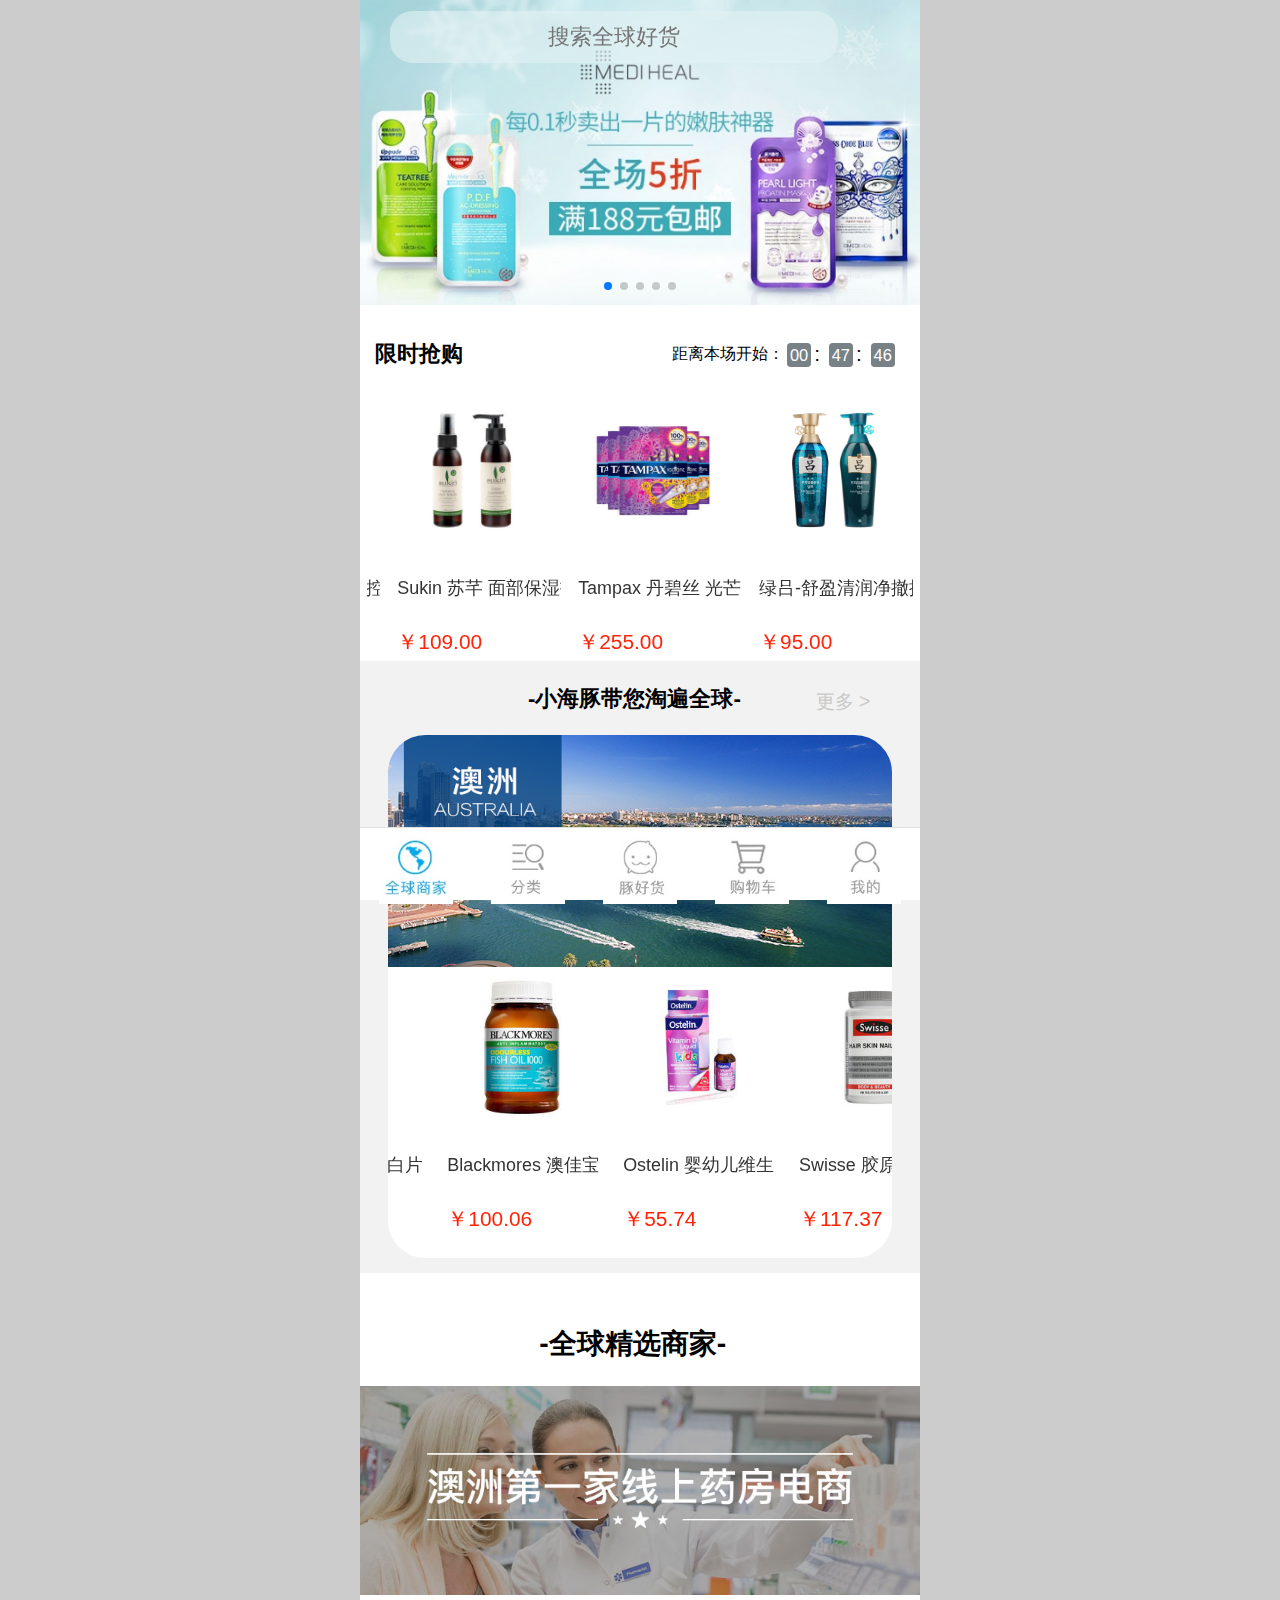
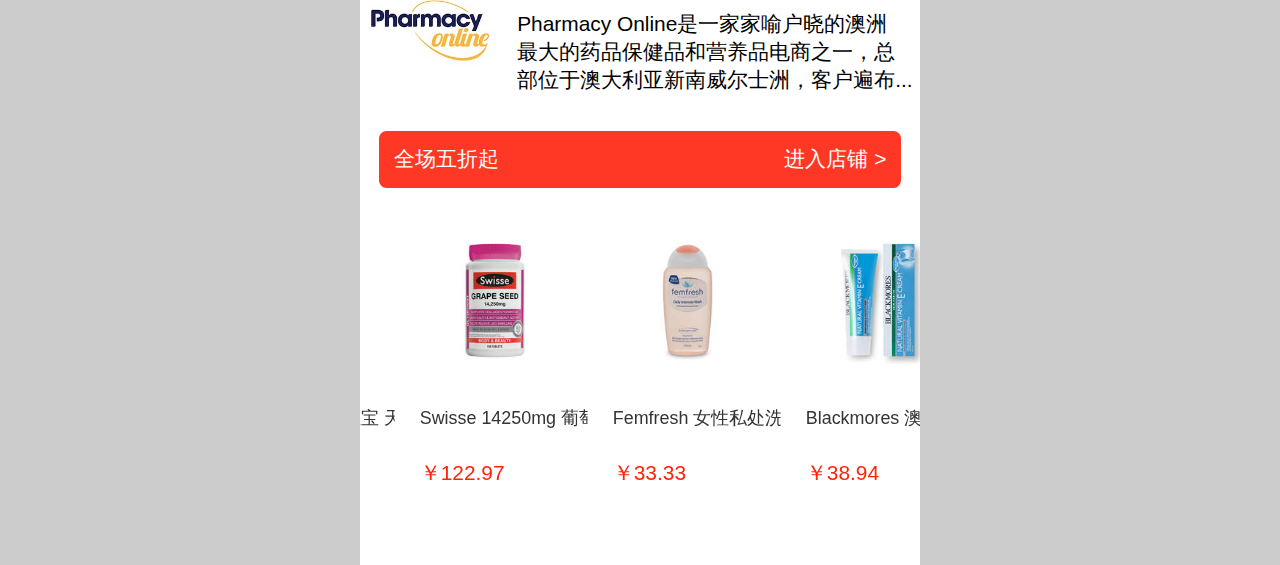
<file: index.html>
<!DOCTYPE html>
<html lang="en">
<head>
    <meta charset="UTF-8">
    <title>海豚村商城移动版</title>
    <link rel="shortcut icon" href="favicon.ico" type="image/x-icon">
    <link rel="stylesheet" href="style/base.css" type="text/css">
    <link rel="stylesheet" href="style/swiper-4.1.6.min.css">
    <link rel="stylesheet" href="style/index.css">
    <script src="js/adaptive.js"></script>
</head>
<body>
<!--头部开始-->
<header class="m_header">
    <div class="m_search">
        <i class="m_header_center iconfont">&#xe661;</i>
        <input type="text"  placeholder="搜索全球好货">
    </div>
    <div class="m_right iconfont">&#xe600;</div>
</header>
<!--头部结束-->

<div class="main">
    <!--banner 开始-->
    <div class="main_warp">
        <div class="banner">
            <div class="swiper-container swiper-banner">
                <div class="swiper-wrapper">
                    <div class="swiper-slide"> <a href=""> <img src="images/top1.jpg" alt=""> </a> </div>
                    <div class="swiper-slide"> <a href=""> <img src="images/top2.jpg" alt=""> </a> </div>
                    <div class="swiper-slide"> <a href=""> <img src="images/top3.jpg" alt=""> </a> </div>
                    <div class="swiper-slide"> <a href=""> <img src="images/top4.jpg" alt=""> </a> </div>
                    <div class="swiper-slide"> <a href=""> <img src="images/top5.jpg" alt=""> </a> </div>
                </div>
                <!-- 如果需要分页器 -->
                <div class="swiper-pagination"></div>
            </div>
        </div>
    </div>
    <!--banner 结束-->

    <!--秒杀开始-->
    <section class="floor_kill">
        <!--kill_bt-->
        <div class="kill_bt">
            <h2>限时抢购</h2>
            <div>
                <p>距离本场开始：</p>
                <span>00</span>:
                <span>47</span>:
                <span>46</span>
            </div>
        </div>
        <!--kill_bt end-->
        <!--kill_con-->
        <div class="kill_con">
            <!-- swiper-container -->
            <div class="swiper-container swiper-kill">
                <div class="swiper-wrapper">
                    <!--一项-->
                    <div class="swiper-slide">
                        <a href="#">
                            <div class="pic">
                                <img src="images/1.jpg">
                            </div>
                            <div class="text">
                                <p class="name">Sukin 苏芊 面部保湿护肤2件套 爽肤水+面霜</p>
                                <p class="pro">￥109.00</p>


                            </div>
                        </a>
                    </div>
                    <!--一项　end-->
                    <!--一项-->
                    <div class="swiper-slide">
                        <a href="#">
                            <div class="pic">
                                <img src="images/2.jpg">
                            </div>
                            <div class="text">
                                <p class="name">Tampax 丹碧丝 光芒四射系列 卫生棉条 5*16支/盒</p>
                                <p class="pro">￥255.00</p>


                            </div>
                        </a>
                    </div>
                    <!--一项　end-->
                    <!--一项-->
                    <div class="swiper-slide">
                        <a href="#">
                            <div class="pic">
                                <img src="images/3.jpg">
                            </div>
                            <div class="text">
                                <p class="name">绿吕-舒盈清润净撤控油洗发水 2*400ml/瓶</p>
                                <p class="pro">￥95.00</p>


                            </div>
                        </a>
                    </div>
                    <!--一项　end-->
                </div>
            </div>
            <!-- swiper-container end -->
        </div>
        <!--kill_con end-->
    </section>
    <!--秒杀结束-->

    <!--小海豚开始-->
    <div class="small">
        <div class="small_bt">
            <h3>-小海豚带您淘遍全球-</h3>
            <a href="">更多 ></a>
            <div style="clear:both;"></div>
        </div>
        <div class="small_con">
            <i></i>
            <!--kill_con-->
            <div class="kill_con">
                <!-- swiper-container -->
                <div class="swiper-container swiper-kill">
                    <div class="swiper-wrapper">
                        <!--一项-->
                        <div class="swiper-slide">
                            <a href="#">
                                <div class="pic">
                                    <img src="images/5.jpg">
                                </div>
                                <div class="text">
                                    <p class="name">Blackmores 澳佳宝 月见草加深海鱼油胶囊 100粒</p>
                                    <p class="pro">￥100.06</p>


                                </div>
                            </a>
                        </div>
                        <!--一项　end-->
                        <!--一项-->
                        <div class="swiper-slide">
                            <a href="#">
                                <div class="pic">
                                    <img src="images/6.jpg">
                                </div>
                                <div class="text">
                                    <p class="name">Ostelin 婴幼儿维生素D滴剂 20ml</p>
                                    <p class="pro">￥55.74</p>
                                </div>
                            </a>
                        </div>
                        <!--一项　end-->
                        <!--一项-->
                        <div class="swiper-slide">
                            <a href="#">
                                <div class="pic">
                                    <img src="images/7.jpg">
                                </div>
                                <div class="text">
                                    <p class="name">Swisse 胶原蛋白片 100粒（美容养颜防皱）</p>
                                    <p class="pro">￥117.37</p
                                </div>
                            </a>
                        </div>
                        <!--一项　end-->
                    </div>
                </div>
                <!-- swiper-container end -->
            </div>
            <!--kill_con end-->
        </div>
        </div>
    <!--小海豚结束-->

    <!--全球商家开始-->
        <div class="qq">
            <h3>-全球精选商家-</h3>
            <img src="images/8.jpg" alt="">
            <div class="logo">
                <img src="images/9.jpg" alt="">
                <p>Pharmacy Online是一家家喻户晓的澳洲<br>
                    最大的药品保健品和营养品电商之一，总<br>
                    部位于澳大利亚新南威尔士洲，客户遍布...</p>
                <div style="clear:both;"></div>
            </div>

            <div class="enter">
                <p>全场五折起</p>
                <a href="">进入店铺 ></a>
                <div style="clear:both;"></div>
            </div>
            <!--kill_con-->
            <div class="kill_con">
                <!-- swiper-container -->
                <div class="swiper-container swiper-kill">
                    <div class="swiper-wrapper">
                        <!--一项-->
                        <div class="swiper-slide">
                            <a href="#">
                                <div class="pic">
                                    <img src="images/10.jpg">
                                </div>
                                <div class="text">
                                    <p class="name">Swisse 14250mg 葡萄籽精华 180粒（天然抗氧化）</p>
                                    <p class="pro">￥122.97</p>


                                </div>
                            </a>
                        </div>
                        <!--一项　end-->
                        <!--一项-->
                        <div class="swiper-slide">
                            <a href="#">
                                <div class="pic">
                                    <img src="images/11.jpg">
                                </div>
                                <div class="text">
                                    <p class="name">Femfresh 女性私处洗护液 日用型 250ml （温和清新/去除异味/孕妇适</p>
                                    <p class="pro">￥33.33</p>
                                </div>
                            </a>
                        </div>
                        <!--一项　end-->
                        <!--一项-->
                        <div class="swiper-slide">
                            <a href="#">
                                <div class="pic">
                                    <img src="images/12.jpg">
                                </div>
                                <div class="text">
                                    <p class="name">Blackmores 澳佳宝 天然维生素E面霜 50g</p>
                                    <p class="pro">￥38.94</p>
                                </div>
                            </a>
                        </div>
                        <!--一项　end-->
                    </div>
                </div>
                <!-- swiper-container end -->
            </div>
            <!--kill_con end-->
        </div>
    <!--全球商家结束-->

</div>
<!--底部开始-->
<div class="bottom">
    <ul>
        <li>
            <a href="index.html"></a>
            <!--<a href=""><img src="images/全球购.jpg" alt=""></a>-->
        </li>
        <li>
            <a href="catagory.html"></a>
           <!-- <a href=""><img src="images/分类.jpg" alt=""></a>-->
        </li>
        <li>
            <a href="dolphin.html"></a>
            <!--<a href=""><img src="images/豚好货.jpg" alt=""></a>-->
        </li>
        <li>
            <a href="cart.html"></a>
           <!-- <a href=""><img src="images/购物车.jpg" alt=""></a>-->
        </li>
        <li>
            <a href="my.html"></a>
            <!--<a href=""> <img src="images/我的.jpg" alt=""></a>-->
        </li>
    </ul>
</div>
<!--底部结束-->



        <script src="js/swiper-4.1.6.min.js"></script>
<script>
    var swiper = new Swiper('.swiper-banner', {
        loop : true,
        autoplay: {
            stopOnLastSlide: false,
            disableOnInteraction: false,
            delay: 2000,//1秒切换一次
        },
        pagination: {
            el: '.swiper-pagination',
            clickable : true,
        },
    });
</script>

<script>
    var swiper
        = new Swiper('.swiper-kill', {
        slidesPerView: 3.2,
        spaceBetween: 10,
        freeMode : true,
        loop:true,

    });
</script>

</body>
</html>
</file>
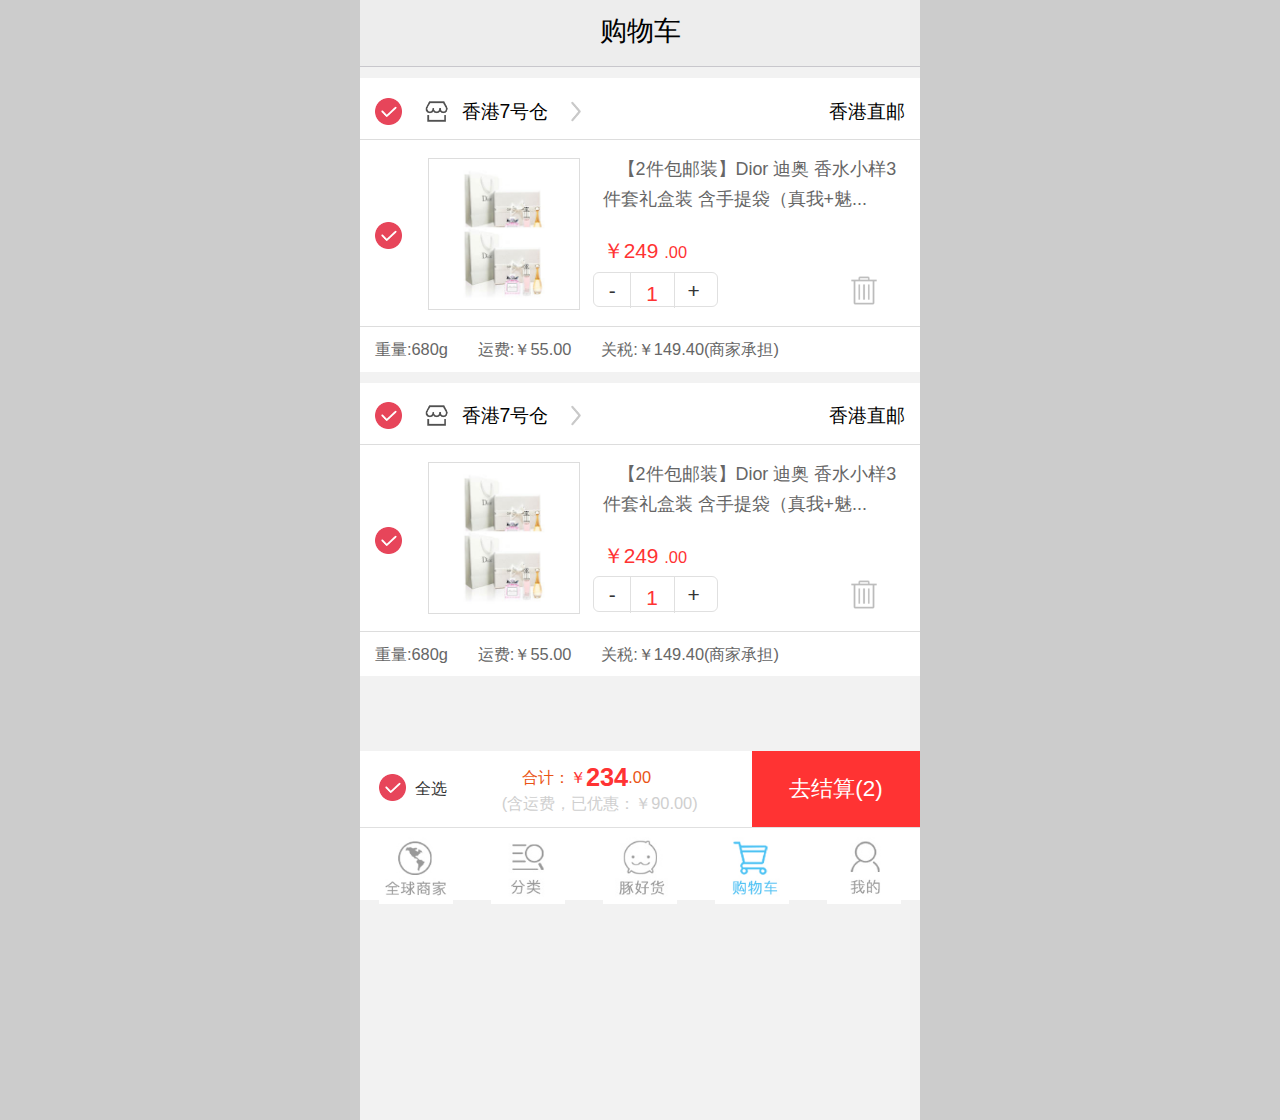
<file: cart.html>
<!DOCTYPE html>
<html lang="en">
<head>
    <meta charset="UTF-8">
    <title>购物车</title>
    <link rel="shortcut icon" href="favicon.ico" type="image/x-icon">
    <link rel="stylesheet" href="style/base.css" type="text/css">
    <link rel="stylesheet" href="style/cart.css">
    <script src="js/adaptive.js"></script>
</head>
<body>
<div class="cart">
    <div class="top">
        <span>购物车</span>
    </div>
    <div class="shopping">
        <div class="first-top">
            <a href=""><img src="images/对号2.png" alt=""></a>
            <div class="sd"><img src="images/004商店.png">香港7号仓</div>
            <i><img src="images/右箭头.png" alt=""></i>
            <span>香港直邮</span>
            <div style="clear:both;"></div>
        </div>
        <div class="content">
            <a href=""><img src="images/对号2.png" alt=""></a>
            <span class="g1">  <img src="images/g1.jpg" alt=""> </span>
            <p>【2件包邮装】Dior 迪奥 香水小样3 <br>件套礼盒装 含手提袋（真我+魅...</p>
            <span>￥249 <h6>.00</h6> </span>
            <div class="tj">
                <div class="tj-ar">
                    <a href="javascript:;" class="minus">-</a>
                    <span class="num">1</span>
                    <a href="javascript:;" class="plus">+</a>
                </div>
                <a href="" class="laji">
                    <img src="images/垃圾桶.png" alt="">
                </a>
            </div>
            <div style="clear:both;"></div>
        </div>
        <div class="foot">
            <ul>
                <li>重量:680g</li>
                <li>运费:￥55.00</li>
                <li>关税:￥149.40(商家承担)</li>
            </ul>
        </div>
    </div>
    <div class="shopping">
        <div class="first-top">
            <a href=""><img src="images/对号2.png" alt=""></a>
            <div class="sd"><img src="images/004商店.png">香港7号仓</div>
            <i><img src="images/右箭头.png" alt=""></i>
            <span>香港直邮</span>
            <div style="clear:both;"></div>
        </div>
        <div class="content">
            <a href=""><img src="images/对号2.png" alt=""></a>
            <span class="g1">  <img src="images/g1.jpg" alt=""> </span>
            <p>【2件包邮装】Dior 迪奥 香水小样3 <br>件套礼盒装 含手提袋（真我+魅...</p>
            <span>￥249 <h6>.00</h6> </span>
            <div class="tj">
                <div class="tj-ar">
                    <a href="javascript:;" class="minus">-</a>
                    <span class="num">1</span>
                    <a href="javascript:;" class="plus">+</a>
                </div>
                <a href="" class="laji">
                    <img src="images/垃圾桶.png" alt="">
                </a>
            </div>
            <div style="clear:both;"></div>
        </div>
        <div class="foot">
            <ul>
                <li>重量:680g</li>
                <li>运费:￥55.00</li>
                <li>关税:￥149.40(商家承担)</li>
            </ul>
        </div>
    </div>

</div>

<div class="jie">
    <div class="jie_a">
        <a href=""><img src="images/对号2.png" alt=""></a>
        <p>全选</p>
        <div class="center">
            <h6>合计：</h6>
            <h5>￥</h5>
            <span>234</span>
            <h6>.00</h6>
            <p>(含运费，已优惠：￥90.00)</p>
        </div>
            <div class="jie_b">
			<span>
				<a href="">
					去结算(2)
				</a>
			</span>
            </div>
            <div class="clearfix"></div>
    </div>
</div>

<div class="bottom">
    <ul>
        <li>
            <a href="index.html"></a>
            <!--<a href=""><img src="images/全球购.jpg" alt=""></a>-->
        </li>
        <li>
            <a href="catagory.html"></a>
            <!-- <a href=""><img src="images/分类.jpg" alt=""></a>-->
        </li>
        <li>
            <a href="dolphin.html"></a>
            <!--<a href=""><img src="images/豚好货.jpg" alt=""></a>-->
        </li>
        <li>
            <a href="cart.html"></a>
            <!-- <a href=""><img src="images/购物车.jpg" alt=""></a>-->
        </li>
        <li>
            <a href="my.html"></a>
            <!--<a href=""> <img src="images/我的.jpg" alt=""></a>-->
        </li>
    </ul>
</div>
<!--底部结束-->

</body>
</html>
</file>
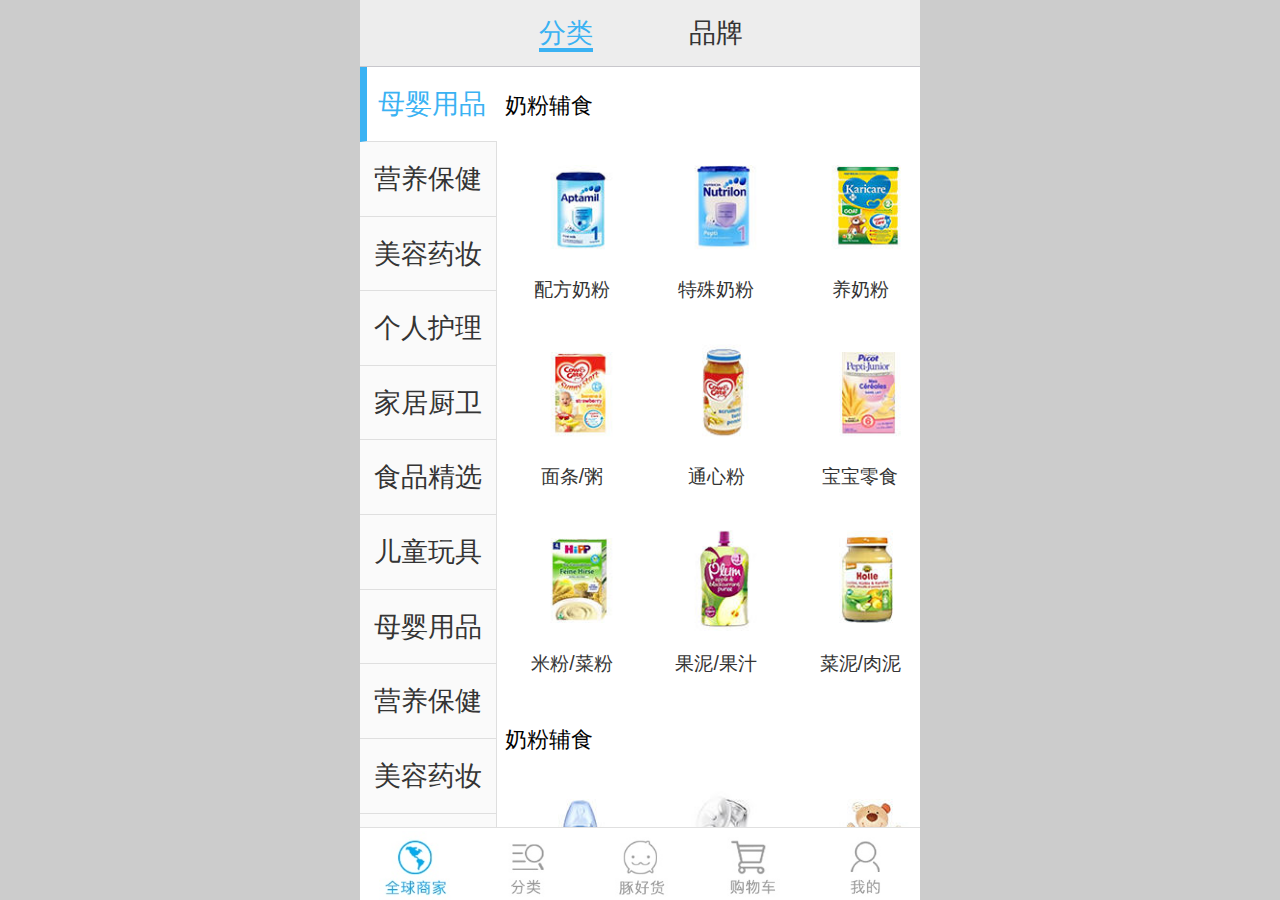
<file: catagory.html>
<!DOCTYPE html>
<html lang="en">
<head>
    <meta charset="UTF-8">
    <title>分类</title>
    <link rel="shortcut icon" href="favicon.ico" type="image/x-icon">
    <link rel="stylesheet" href="style/base.css" type="text/css">
    <link rel="stylesheet" href="style/catagory.css">
    <script src="js/adaptive.js"></script>
</head>
<body>
    <div class="main">
        <div class="top">
            <a class="first" href="">分类</a>
            <i></i>
            <a class="second" href="">品牌</a>
        </div>

        <!--nav-->
        <div class="nav">
            <ul>
                <li><a href="javascript:;" class="current">母婴用品</a></li>
                <li><a href="javascript:;">营养保健</a></li>
                <li><a href="javascript:;">美容药妆</a></li>
                <li><a href="javascript:;">个人护理</a></li>
                <li><a href="javascript:;">家居厨卫</a></li>
                <li><a href="javascript:;">食品精选</a></li>
                <li><a href="javascript:;">儿童玩具</a></li>
                <li><a href="javascript:;">母婴用品</a></li>
                <li><a href="javascript:;">营养保健</a></li>
                <li><a href="javascript:;">美容药妆</a></li>
                <li><a href="javascript:;">个人护理</a></li>
                <li><a href="javascript:;">家居厨卫</a></li>
                <li><a href="javascript:;">食品精选</a></li>
                <li><a href="javascript:;">儿童玩具</a></li>
                <li><a href="javascript:;">母婴用品</a></li>
                <li><a href="javascript:;">营养保健</a></li>
                <li><a href="javascript:;">美容药妆</a></li>
                <li><a href="javascript:;">个人护理</a></li>
                <li><a href="javascript:;">家居厨卫</a></li>
                <li><a href="javascript:;">食品精选</a></li>
                <li><a href="javascript:;">儿童玩具</a></li>
            </ul>
        </div>
        <!--nav end-->

        <!--分类开始-->
        <div class="content">
            <h2>奶粉辅食</h2>
            <ul>
                <li><a href="#"><img src="images/f1.jpg">配方奶粉</a></li>
                <li><a href="#"><img src="images/f2.jpg">特殊奶粉</a></li>
                <li><a href="#"><img src="images/f3.jpg">养奶粉</a></li>
                <li><a href="#"><img src="images/f4.jpg">面条/粥</a></li>
                <li><a href="#"><img src="images/f5.jpg">通心粉</a></li>
                <li><a href="#"><img src="images/f6.jpg">宝宝零食</a></li>
                <li><a href="#"><img src="images/f7.jpg">米粉/菜粉</a></li>
                <li><a href="#"><img src="images/f8.jpg">果泥/果汁</a></li>
                <li><a href="#"><img src="images/f9.jpg">菜泥/肉泥</a></li>
            </ul>
            <!--分类1-->
            <h2>奶粉辅食</h2>
            <ul>
                <li><a href="#"><img src="images/f10.jpg">奶瓶/奶嘴</a></li>
                <li><a href="#"><img src="images/f11.jpg">吸奶/储奶器</a></li>
                <li><a href="#"><img src="images/f12.jpg">安抚用品</a></li>
                <li><a href="#"><img src="images/f1.jpg">配方奶粉</a></li>
                <li><a href="#"><img src="images/f2.jpg">特殊奶粉</a></li>
                <li><a href="#"><img src="images/f3.jpg">养奶粉</a></li>
                <li><a href="#"><img src="images/f4.jpg">面条/粥</a></li>
                <li><a href="#"><img src="images/f5.jpg">通心粉</a></li>
                <li><a href="#"><img src="images/f6.jpg">宝宝零食</a></li>
            </ul>
            <!--分类2-->
            <h2>奶粉辅食</h2>
            <ul>
                <li><a href="#"><img src="images/f7.jpg">米粉/菜粉</a></li>
                <li><a href="#"><img src="images/f8.jpg">果泥/果汁</a></li>
                <li><a href="#"><img src="images/f9.jpg">菜泥/肉泥</a></li>
                <li><a href="#"><img src="images/f10.jpg">奶瓶/奶嘴</a></li>
                <li><a href="#"><img src="images/f11.jpg">吸奶/储奶器</a></li>
                <li><a href="#"><img src="images/f12.jpg">安抚用品</a></li>
                <li><a href="#"><img src="images/f1.jpg">配方奶粉</a></li>
                <li><a href="#"><img src="images/f2.jpg">特殊奶粉</a></li>
                <li><a href="#"><img src="images/f3.jpg">养奶粉</a></li>
            </ul>
            <!--分类3-->
        </div>
        <!--分类结束-->
    </div>
    <!--底部开始-->
    <div class="bottom">
        <ul>
            <li>
                <a href="index.html"></a>
                <!--<a href=""><img src="images/全球购.jpg" alt=""></a>-->
            </li>
            <li>
                <a href="catagory.html"></a>
                <!-- <a href=""><img src="images/分类.jpg" alt=""></a>-->
            </li>
            <li>
                <a href="dolphin.html"></a>
                <!--<a href=""><img src="images/豚好货.jpg" alt=""></a>-->
            </li>
            <li>
                <a href="cart.html"></a>
                <!-- <a href=""><img src="images/购物车.jpg" alt=""></a>-->
            </li>
            <li>
                <a href="my.html"></a>
                <!--<a href=""> <img src="images/我的.jpg" alt=""></a>-->
            </li>
        </ul>
    </div>
    <!--底部结束-->
</body>
</html>
</file>
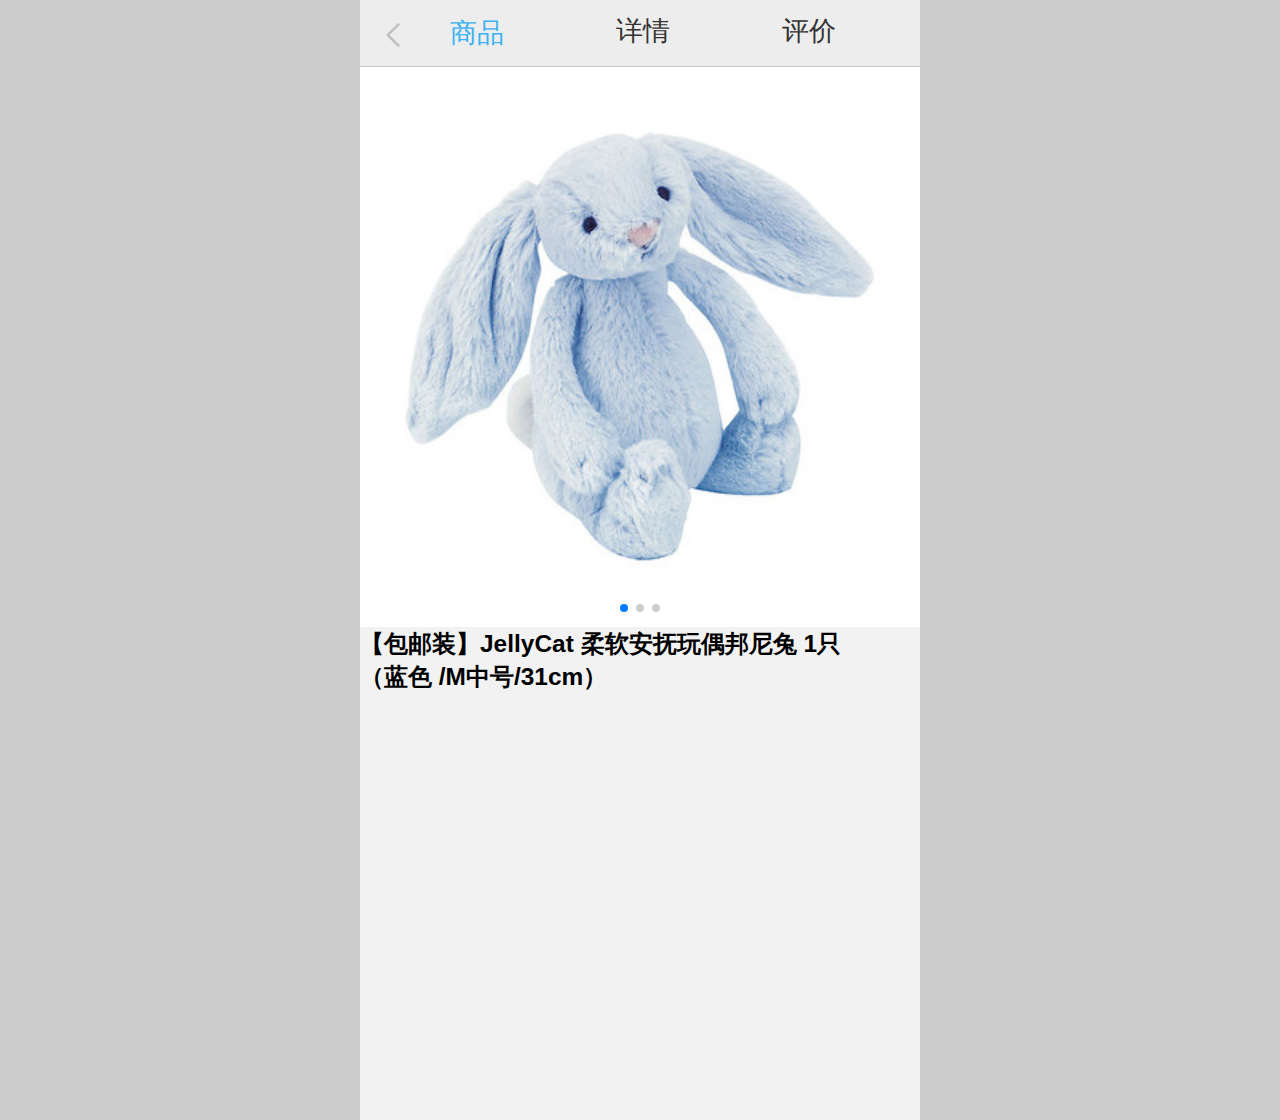
<file: detail.html>
<!DOCTYPE html>
<html lang="en">
<head>
    <meta charset="UTF-8">
    <title>详情页</title>
    <link rel="shortcut icon" href="favicon.ico" type="image/x-icon">
    <link rel="stylesheet" href="style/base.css" type="text/css">
    <link rel="stylesheet" href="style/detail.css">
    <link rel="stylesheet" href="style/swiper-4.1.6.min.css">
    <script src="js/adaptive.js"></script>
</head>
<body>
    <div class="detail">
        <div class="top">
            <img src="images/左箭头.png" alt="">
            <a class="first" href="">商品</a>
            <a class="second" href="">详情</a>
            <a class="second" href="">评价</a>
        </div>
        <div class="banner">
           <div class="swiper-container swiper-banner">
                <div class="swiper-wrapper">
                    <div class="swiper-slide"> <a href=""> <img src="images/x1.jpg" alt=""> </a> </div>
                    <div class="swiper-slide"> <a href=""> <img src="images/x2.jpg" alt=""> </a> </div>
                    <div class="swiper-slide"> <a href=""> <img src="images/x3.jpg" alt=""> </a> </div>
                </div>
                <!-- 如果需要分页器-->
                <div class="swiper-pagination"></div>
            </div>
            <div class="js">
                <h3>【包邮装】JellyCat 柔软安抚玩偶邦尼兔 1只 <br>（蓝色 /M中号/31cm）</h3>
            </div>
        </div>
    </div>
</body>

<script src="js/swiper-4.1.6.min.js"></script>
<script>
    var swiper = new Swiper('.swiper-banner', {
        loop : true,
        autoplay: {
            stopOnLastSlide: false,
            disableOnInteraction: false,
            delay: 2000,//1秒切换一次
        },
        pagination: {
            el: '.swiper-pagination',
            clickable : true,
        },
    });
</script>
</html>
</file>
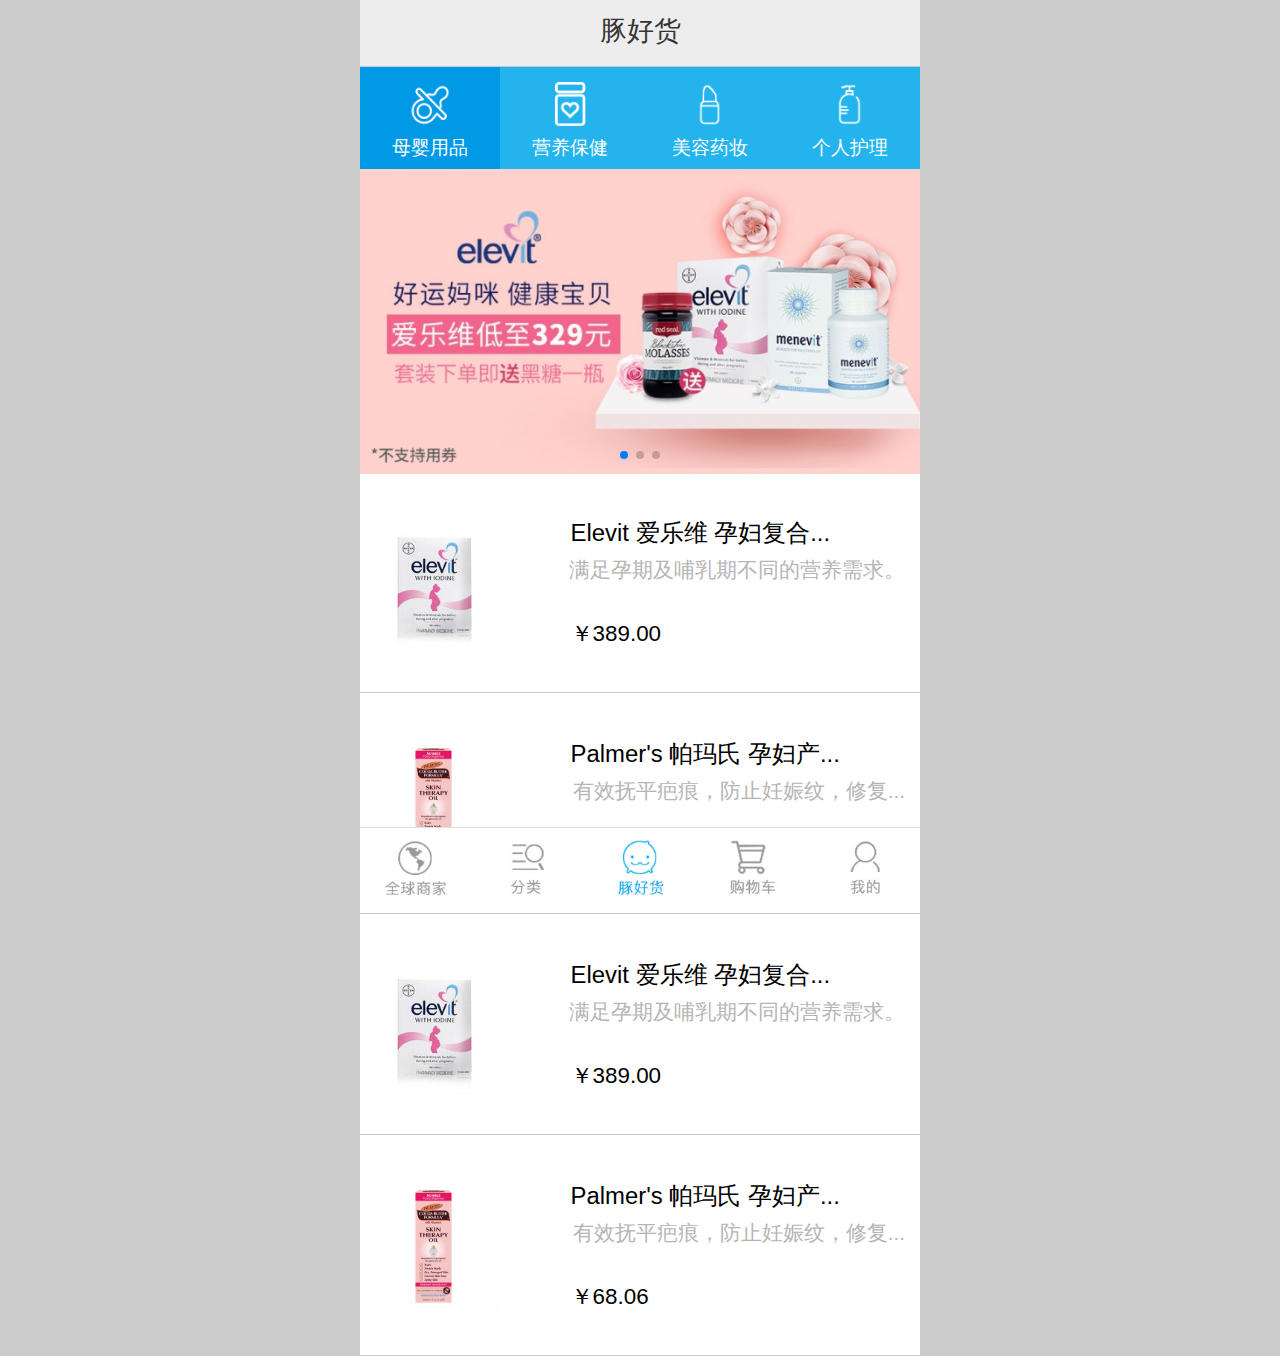
<file: dolphin.html>
<!DOCTYPE html>
<html lang="en">
<head>
    <meta charset="UTF-8">
    <title>豚好货</title>
    <link rel="shortcut icon" href="favicon.ico" type="image/x-icon">
    <link rel="stylesheet" href="style/base.css" type="text/css">
    <link rel="stylesheet" href="style/dolphin.css">
    <link rel="stylesheet" href="style/swiper-4.1.6.min.css">
    <script src="js/adaptive.js"></script>
</head>
<body>
    <div class="dolphin">
        <div class="top">
            <a href="">豚好货</a>
        </div>
        <div class="nav">
            <ul>
                <li class="first">
                    <img src="images/t1.png" alt="">
                    <a href="">母婴用品</a>
                </li>
                <li>
                    <img src="images/t2.png" alt="">
                    <a href="">营养保健</a>
                </li>
                <li>
                    <img src="images/t3.png" alt="">
                    <a href="">美容药妆</a>
                </li>
                <li class="last">
                    <img src="images/t4.png" alt="">
                    <a href="">个人护理</a>
                </li>
                <div style="clear:both;"></div>
            </ul>
        </div>
        <div class="banner">
            <div class="swiper-container swiper-banner">
                <div class="swiper-wrapper">
                    <div class="swiper-slide"> <a href=""> <img src="images/top2.jpg" alt=""> </a> </div>
                    <div class="swiper-slide"> <a href=""> <img src="images/top4.jpg" alt=""> </a> </div>
                    <div class="swiper-slide"> <a href=""> <img src="images/top5.jpg" alt=""> </a> </div>
                </div>
                <!-- 如果需要分页器 -->
                <div class="swiper-pagination"></div>
            </div>
        </div>
        <div class="cp">
            <img src="images/t5.jpg" alt="">
            <h3>Elevit 爱乐维 孕妇复合...</h3>
            <p>满足孕期及哺乳期不同的营养需求。</p>
            <span>￥389.00</span>
            <div style="clear:both;"></div>
        </div>
        <div class="cp">
            <img src="images/t6.jpg" alt="">
            <h3>Palmer's 帕玛氏 孕妇产...</h3>
            <p>有效抚平疤痕，防止妊娠纹，修复...</p>
            <span>￥68.06</span>
            <div style="clear:both;"></div>
        </div>
        <div class="cp">
            <img src="images/t5.jpg" alt="">
            <h3>Elevit 爱乐维 孕妇复合...</h3>
            <p>满足孕期及哺乳期不同的营养需求。</p>
            <span>￥389.00</span>
            <div style="clear:both;"></div>
        </div>
        <div class="cp">
            <img src="images/t6.jpg" alt="">
            <h3>Palmer's 帕玛氏 孕妇产...</h3>
            <p>有效抚平疤痕，防止妊娠纹，修复...</p>
            <span>￥68.06</span>
            <div style="clear:both;"></div>
        </div>
    </div>

    <!--底部开始-->
    <div class="bottom">
        <ul>
            <li>
                <a href="index.html"></a>
                <!--<a href=""><img src="images/全球购.jpg" alt=""></a>-->
            </li>
            <li>
                <a href="catagory.html"></a>
                <!-- <a href=""><img src="images/分类.jpg" alt=""></a>-->
            </li>
            <li>
                <a href="dolphin.html"></a>
                <!--<a href=""><img src="images/豚好货.jpg" alt=""></a>-->
            </li>
            <li>
                <a href="cart.html"></a>
                <!-- <a href=""><img src="images/购物车.jpg" alt=""></a>-->
            </li>
            <li>
                <a href="my.html"></a>
                <!--<a href=""> <img src="images/我的.jpg" alt=""></a>-->
            </li>
        </ul>
    </div>
    <!--底部结束-->
</body>
<script src="js/swiper-4.1.6.min.js"></script>
<script>
    var swiper = new Swiper('.swiper-banner', {
        loop : true,
        autoplay: {
            stopOnLastSlide: false,
            disableOnInteraction: false,
            delay: 2000,//1秒切换一次
        },
        pagination: {
            el: '.swiper-pagination',
            clickable : true,
        },
    });
</script>

</html>
</file>
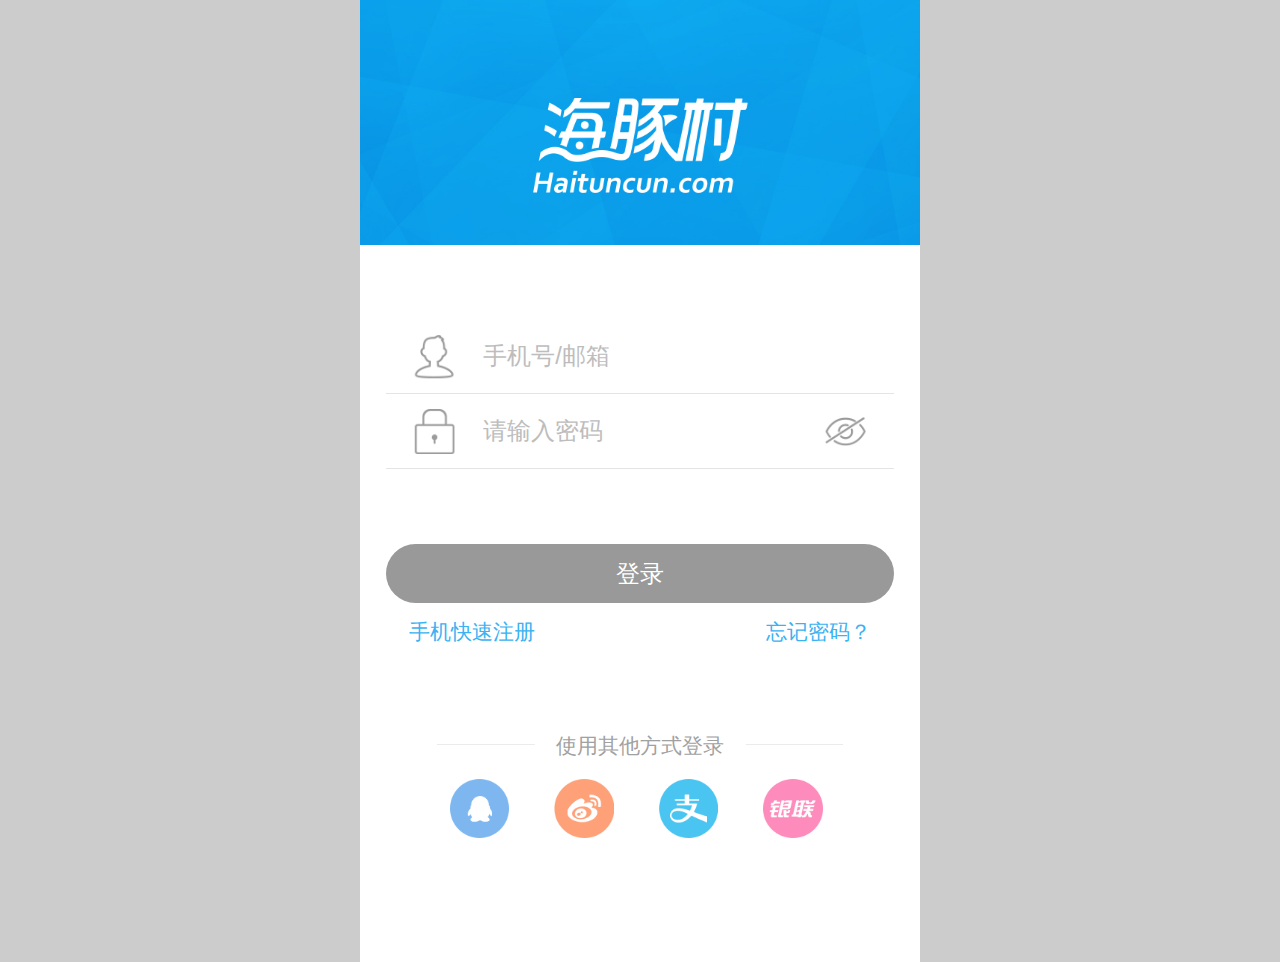
<file: login.html>
<!DOCTYPE html>
<html lang="en">
<head>
    <meta charset="UTF-8">
    <title>欢迎加入海豚村</title>
    <link rel="shortcut icon" href="favicon.ico" type="image/x-icon">
    <link rel="stylesheet" href="style/base.css" type="text/css">
    <link rel="stylesheet" href="style/login.css">
    <script src="js/adaptive.js"></script>
</head>
<body>
    <div class="login">
        <div class="login_bt"></div>

        <div class="content">
            <div class="form">
                <div class="sj">
                    <span></span> <input type="text" value="手机号/邮箱 ">
                </div>

                <div class="mima">
                    <span></span>
                    <input type="text" value="请输入密码 ">
                    <i></i>
                </div>

                <div class="button">
                    <p>登录</p>
                </div>

                <div class="wj">
                    <p class="first">手机快速注册</p>
                    <p class="second">忘记密码？</p>
                </div>

                <div class="qt_title">
                        <i></i>
                        <span>使用其他方式登录</span>
                    </div>

                <div class="foot">
                    <img src="images/qq.png">
                    <img src="images/weibo.png">
                    <img src="images/zhi.png">
                    <img src="images/yinlian.png">
                </div>
                <div style="clear:both;"></div>
            </div>
        </div>
    </div>
</body>
</html>
</file>
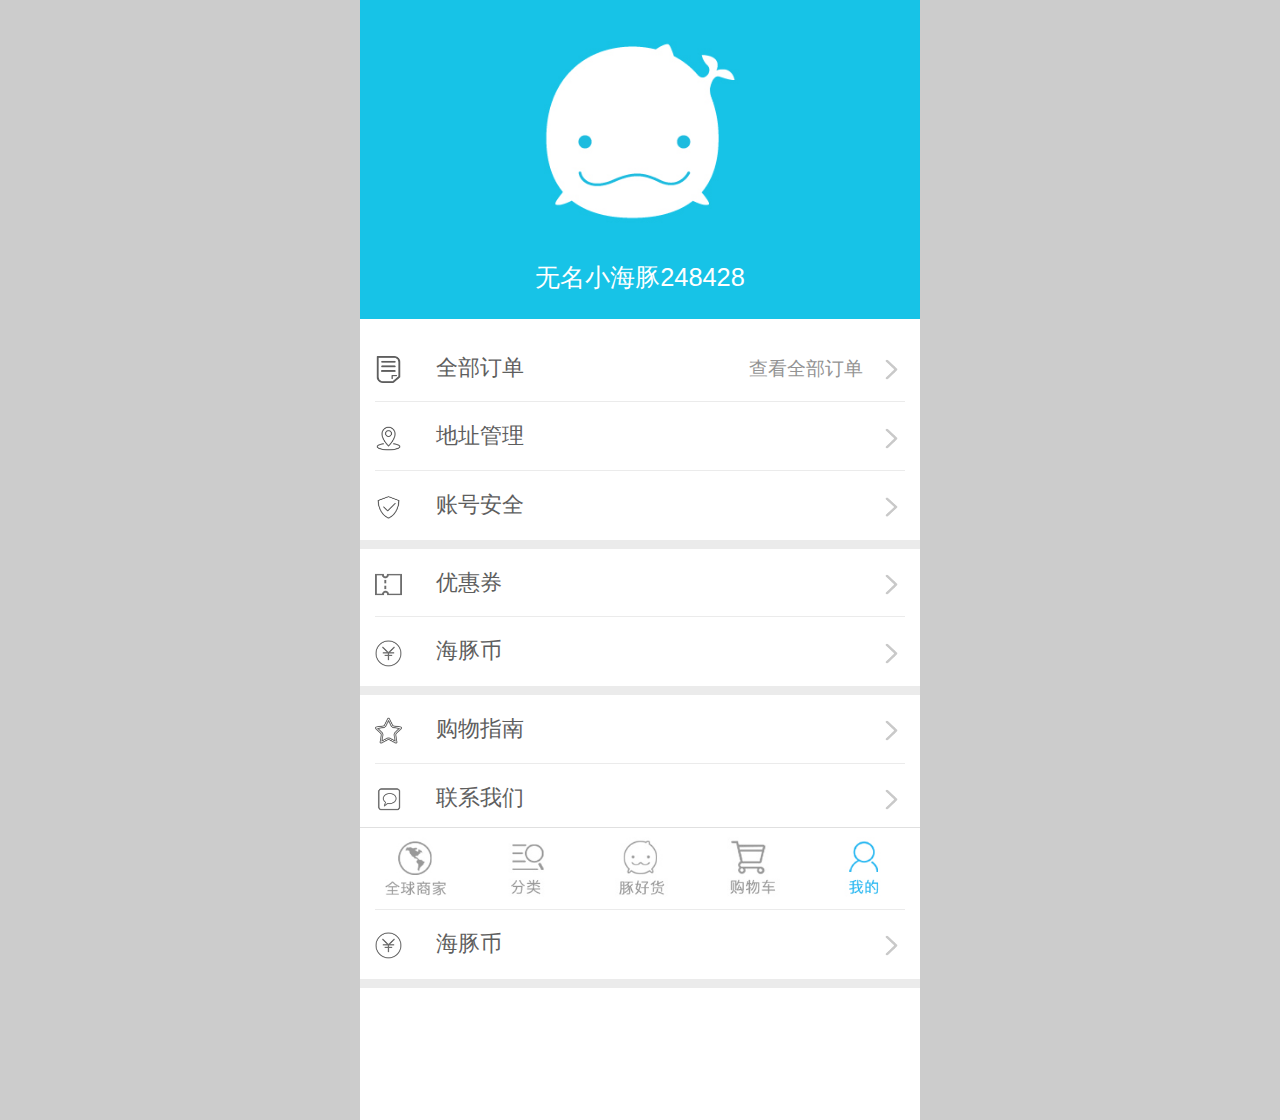
<file: my.html>
<!DOCTYPE html>
<html lang="en">
<head>
    <meta charset="UTF-8">
    <title>我的</title>
    <link rel="shortcut icon" href="favicon.ico" type="image/x-icon">
    <link rel="stylesheet" href="style/base.css" type="text/css">
    <link rel="stylesheet" href="style/my.css">
    <script src="js/adaptive.js"></script>
</head>
<body>
    <div class="my">
        <div class="top">
            <img src="images/my1.jpg" alt="">
            <i class="m_header_center iconfont">&#xe65b;</i>
            <i class="m_right iconfont">&#xe600;</i>
            <span>无名小海豚248428</span>
        </div>
        <div class="content">
            <div class="first">
                <img class="one" src="images/订单.png" alt="">
                <p>全部订单</p>
                <img class="two" src="images/右箭头.png" alt="">
                <span>查看全部订单</span>

            </div>
            <div class="first">
                <img class="one" src="images/地址.png" alt="">
                <p>地址管理</p>
                <img class="two" src="images/右箭头.png" alt="">
            </div>
            <div class="first last">
                <img class="one" src="images/保护2.png" alt="">
                <p>账号安全</p>
                <img class="two" src="images/右箭头.png" alt="">
            </div>
            <div class="blank"></div>

            <div class="first">
                <img class="one" src="images/优惠券.png" alt="">
                <p>优惠券</p>
                <img class="two" src="images/右箭头.png" alt="">
            </div>
            <div class="first last">
                <img class="one" src="images/钱币.png" alt="">
                <p>海豚币</p>
                <img class="two" src="images/右箭头.png" alt="">
            </div>
            <div class="blank"></div>

            <div class="first">
                <img class="one" src="images/收藏.png" alt="">
                <p>购物指南</p>
                <img class="two" src="images/右箭头.png" alt="">
            </div>
            <div class="first last">
                <img class="one" src="images/联系我们(1).png" alt="">
                <p>联系我们</p>
                <img class="two" src="images/右箭头.png" alt="">
            </div>
            <div class="blank"></div>

            <div class="first">
                <img class="one" src="images/优惠券.png" alt="">
                <p>优惠券</p>
                <img class="two" src="images/右箭头.png" alt="">
            </div>
            <div class="first last">
                <img class="one" src="images/钱币.png" alt="">
                <p>海豚币</p>
                <img class="two" src="images/右箭头.png" alt="">
            </div>
            <div class="blank"></div>
        </div>
    </div>

    <!--底部开始-->
    <div class="bottom">
        <ul>
            <li>
                <a href="index.html"></a>
                <!--<a href=""><img src="images/全球购.jpg" alt=""></a>-->
            </li>
            <li>
                <a href="catagory.html"></a>
                <!-- <a href=""><img src="images/分类.jpg" alt=""></a>-->
            </li>
            <li>
                <a href="dolphin.html"></a>
                <!--<a href=""><img src="images/豚好货.jpg" alt=""></a>-->
            </li>
            <li>
                <a href="cart.html"></a>
                <!-- <a href=""><img src="images/购物车.jpg" alt=""></a>-->
            </li>
            <li>
                <a href="my.html"></a>
                <!--<a href=""> <img src="images/我的.jpg" alt=""></a>-->
            </li>
        </ul>
    </div>
    <!--底部结束-->
</body>
</html>
</file>
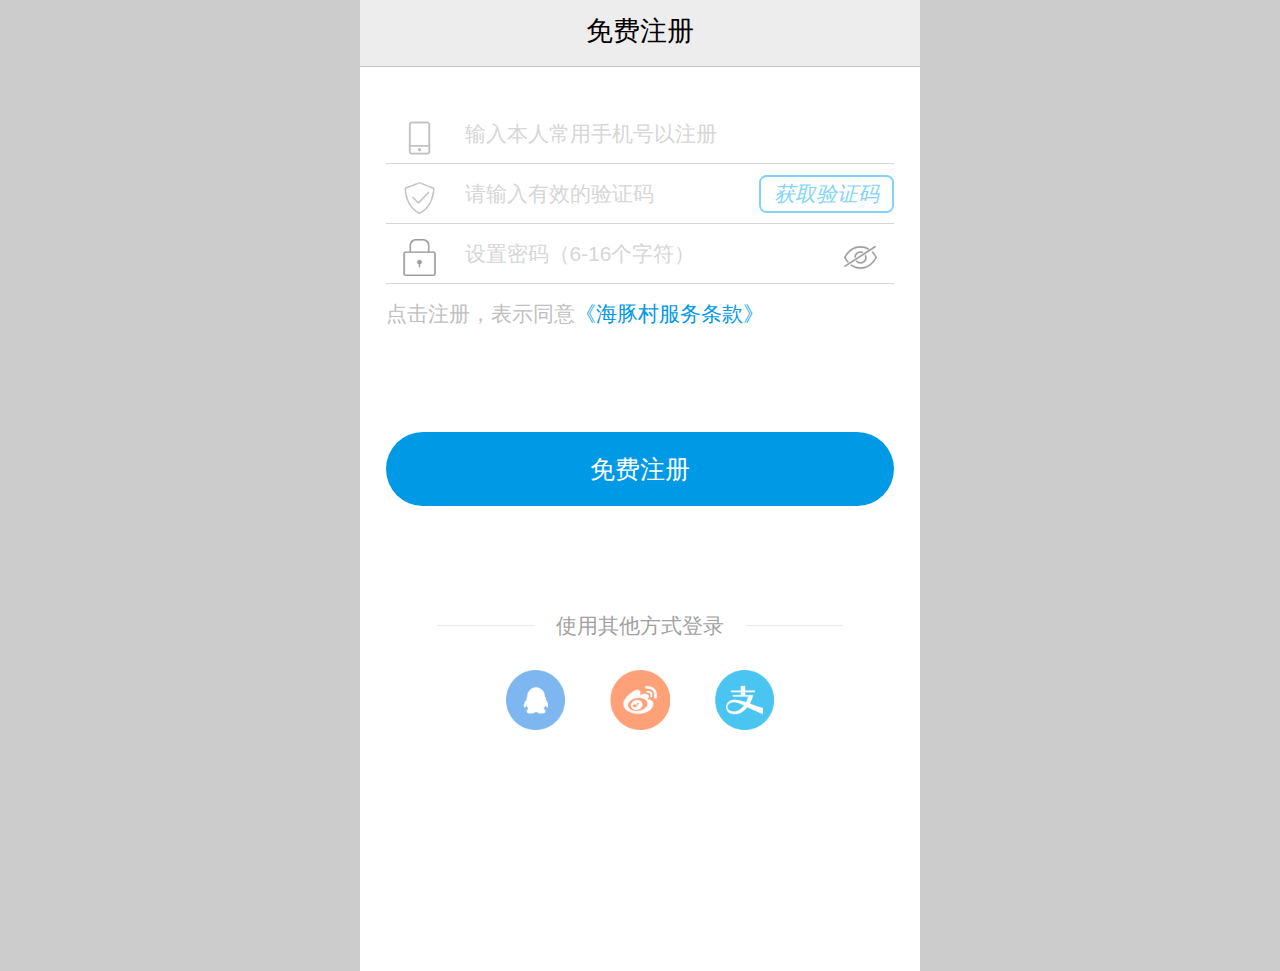
<file: register.html>
<!DOCTYPE html>
<html lang="en">
<head>
    <meta charset="UTF-8">
    <title>欢迎加入海豚村</title>
    <link rel="shortcut icon" href="favicon.ico" type="image/x-icon">
    <link rel="stylesheet" href="style/base.css" type="text/css">
    <link rel="stylesheet" href="style/register.css">
    <script src="js/adaptive.js"></script>
</head>
<body>
<div class="login">
    <div class="top">
        <span>免费注册</span>
    </div>
    <div class="content">

        <div class="form">

            <div class="shouji">
                <span> <img src="images/手机(1).png" alt=""> </span>
                <input type="text" placeholder="输入本人常用手机号以注册">
            </div>

            <div class="duanxin">
                <span>  <img src="images/保护.png" alt=""> </span>
                <input type="text" placeholder="请输入有效的验证码"><em>获取验证码</em>
            </div>
            
            <div class="mima">
                <span> <img src="images/锁.png" alt="">  </span>
                <input type="text" placeholder="设置密码（6-16个字符）">
                <i> <img src="images/不可见.png" alt=""> </i>
            </div>
            <div class="tiaoli">
                <p>点击注册，表示同意<a href="#">《海豚村服务条款》</a></p>
            </div>
            <div class="denglu">
                <p>免费注册</p>
            </div>
            <div class="foot_title">
                <i></i>
                <span>使用其他方式登录</span>
            </div>
            <div class="foot">
                <img src="images/qq.png">
                <img src="images/weibo.png">
                <img src="images/zhi.png">
            </div>

        </div>

    </div>
    <!--content end-->
</div>
</body>
</html>
</file>
<file: style/base.css>
/* CSS Document */
*,::before,::after{margin:0; padding:0; -webkit-box-sizing:border-box; -webkit-tap-highlight:transparent;/*清除点击默认的高亮效果*/}

a, article, aside, audio, b, blockquote, body, canvas, caption, dd,  details,div, dl, dt, em, embed, fieldset, figcaption, figure, footer, form, h1, h2, h3, h4, h5, h6, header, hgroup, html, i, iframe, img, label, legend, li, menu, nav, object, ol, output, p,s, section, small, span, strong, sub, summary, sup, table, tbody, td, tfoot, th, thead, time, tr, tt, u, ul, var, video
{ margin: 0; padding: 0; border: 0; }

ol, ul,li{ list-style: none;}
table { border-collapse: collapse;/*表格的边线重叠*/ border-spacing: 0; }
input,textarea{border:0 none; resize:none;/*调整尺寸*/  /*outline:none;*//*清除表单默认的蓝色边框效果*/ -webkit-appearance:none;/* 针对表单的默认的样式进行清除  比如立体效果*/}
:focus{outline:none;}
img{ display:block; -webkit-touch-callout:none;/*当你触摸并按住触摸目标时候，禁止或显示系统默认菜单 */}

a,a:link,a:visited{ text-decoration:none; color:#343434; -webkit-touch-callout:none;}
a:hover{ color:#ff6699;
}
.clearfix:after{content:""; display:block; height:0; clear:both; visibility:hidden;}

.fl{float:left;}
.fr{float:right;}

html{-webkit-text-size-adjust: none;/*不调整（拉伸）字大小*/  font-size:100px;/*表示100px=1rem;       625%    62.5%*/}

body{font-family: "microsoft yahei", "\534E\6587\7EC6\9ED1", Verdana, Arial, Helvetica, sans-serif; font-size:24px; background:rgba(204,204,204,1); -webkit-user-select:none; /*禁止选中内容*/}

/*微软雅黑      华文细黑                                         最后一个字体：ios系统默认 */

.m_header{ max-width:7.5rem; min-width:3.2rem; width:100%;background:rgba(255,255,255,1); margin:0 auto;}

/*文字图标的引入*/
@font-face {
    font-family: 'iconfont';  /* project id 593284 */
    src: url('http://at.alicdn.com/t/font_593284_l19v4nlx3juivn29.eot');
    src: url('http://at.alicdn.com/t/font_593284_l19v4nlx3juivn29.eot?#iefix') format('embedded-opentype'),
    url('http://at.alicdn.com/t/font_593284_l19v4nlx3juivn29.woff') format('woff'),
    url('http://at.alicdn.com/t/font_593284_l19v4nlx3juivn29.ttf') format('truetype'),
    url('http://at.alicdn.com/t/font_593284_l19v4nlx3juivn29.svg#iconfont') format('svg');
}

.iconfont{
    font-family:"iconfont" !important;
    font-size:16px;font-style:normal;
    -webkit-font-smoothing: antialiased;
    -webkit-text-stroke-width: 0.2px;
    -moz-osx-font-smoothing: grayscale;
}
</file>
<file: style/index.css>
/*头部开始*/
.m_header{
    /*height:349px;*/
    /*background: url(../images/top1.jpg) no-repeat;*/
    /*background-size:contain;*/
    max-width: 7.5rem;
    min-width:3.2rem;
    position: fixed;
    top:0;
    left:0;
    right:0;
    z-index: 20;
    background:rgba(0,0,0,0);
}
.m_header .m_search{
    margin-left: 0.40rem;
}
.m_header .m_search .m_header_center{
    height:0.32rem;
    width: 0.32rem;
    font-size: 0.32rem;
    position: absolute;
    top:0.32rem;
    left:2.0rem;
    z-index: 1;
}
.m_header .m_search input{
    height:0.70rem;
    width: 6.0rem;
    background:rgba(226,242,243,0.6);
    padding:0 0.3rem;
    position: relative;
    text-align: center;
    font-size: 0.3rem;
    border-radius: 0.3rem;
    margin-top: 0.15rem;
}

.m_header .m_right{
    height:0.7rem;
    width: 0.7rem;
    font-size: 0.7rem;
    position: absolute;
    top:0.15rem;
    right:0.35rem;
    z-index: 1;
    color:#fff;
}

/*banner*/
.main{
    width:100%;
    max-width: 7.5rem;
    min-width: 3.2rem;
    margin:0 auto;
    background: #fff;
    z-index: 10;
    height: 29rem;
}
.banner{
    width:100%;
    height:3.49rem;
}
.main .banner .swiper-container{
    width: 100%;
}
.main .banner .swiper-container .swiper-slide{
    width:100%;

}
.main .banner .swiper-container .swiper-slide img{
    width: 100%;
}

/*秒杀*/

.floor_kill{
    width: 100%;
}


.floor_kill .kill_bt{
    width:100%;
    height:0.9rem;
    line-height:0.9rem;
    padding:0 0.2rem;
    margin-top: 0.8rem;
}

.floor_kill .kill_bt h2{
    font-weight:700;
    font-size:0.3rem;
    margin-right:0.2rem;
    float:left;
}

.floor_kill .kill_bt>div{
    float:left;
    margin-left: 2.6rem;
}

.floor_kill .kill_bt>div>p{
    font-size:0.22rem;
    float:left;
}

.floor_kill .kill_bt>div>span{
    font-size:0.22rem;
    color:white;
    background:#788186;
    padding:0.04rem;
    border-radius:0.05rem;
    margin:0 0.04rem;
}

.floor_kill .kill_bt>a{
    font-size:0.22rem;
    float: right;
}

/*kill_con*/
.floor_kill .kill_con{
    width:100%;
    height:3.66rem;
    padding:0.1rem 0.1rem 0;
}

.floor_kill .kill_con .swiper-container{
    width:100%;
    height:100%;
}

.floor_kill .kill_con .swiper-container .swiper-slide{
    width:2.02rem;
    height:100%;
    margin-left: 0.1rem;
    white-space: nowrap;/*不换行*/  overflow:hidden;/*溢出隐藏*/
    text-overflow:ellipsis;/*溢出出现省略号*/ line-height:0.9rem; font-size: 0.24rem;
}

.floor_kill .kill_con .swiper-container .swiper-slide .pic{
    width:2.02rem;
    height:2.02rem;
    overflow:hidden;
}

.floor_kill .kill_con .swiper-container .swiper-slide .pic img{
    height:100%;
    width:auto;
}

.floor_kill .kill_con .swiper-container .swiper-slide .text{
    width:100%;
    height:1.4rem;
    font-size:0.24rem;
    padding-top:0.12rem;
}

.floor_kill .kill_con .swiper-container .swiper-slide .text .name{
     height:0.62rem;
    display: -webkit-box;
    -webkit-box-orient: vertical；
    overflow: hidden;
    width:2rem;
}

.floor_kill .kill_con .swiper-container .swiper-slide .text .pro{
    color:#ff2307;
    font-size:0.28rem;
    margin-top:0.1rem;
}

.floor_kill .kill_con .swiper-container .swiper-slide .text .price{
    color:#a4a1b2;
    text-decoration:line-through;
}

/*小海豚*/
.small{
    background: #f2f2f2;
    width:100%;
    height:8.2rem;
}
.small .small_bt{
    padding-top: 0.3rem;
}
.small .small_bt h3{
    float:left;
    margin-left: 30%;
    font-size: 0.3rem;
}
.small .small_bt a{
    float:left;
    font-size:0.26rem;
    color:#c9c9c9;
    line-height: 0.5rem;
    margin-left: 1rem;

}
.small .small_con{
     width:6.76rem;
    border-radius: 0.5rem;
    margin: 0.2rem auto;
    background: white;
    height:7rem;
}
.small .small_con i{
    display: inline-block;
    width:100%;
    background:url(../images/4.jpg) no-repeat top center;
    background-size:100% 3.2rem;
    height:3.1rem;
    border-radius: 0.5rem 0.5rem 0 0 ;
}

.small .small_con .kill_con{
    width:100%;
   /* padding:0.1rem 0.1rem 0;*/
}

.small .small_con  .kill_con .swiper-container{
    width:100%;
    height:100%;
}

.small .small_con  .swiper-container .swiper-slide{
    width:2.02rem;
    height:100%;
    margin-left: 0.2rem;
    white-space: nowrap;/*不换行*/  overflow:hidden;/*溢出隐藏*/
    text-overflow:ellipsis;/*溢出出现省略号*/ line-height:0.9rem; font-size: 0.24rem;
}

.small .small_con  .swiper-container .swiper-slide .pic{
    width:2.02rem;
    height:2.02rem;
    overflow:hidden;
}

.small .small_con  .swiper-container .swiper-slide .pic img{
    height:100%;
    width:auto;
}

.small .small_con  .kill_con .swiper-container .swiper-slide .text{
    width:100%;
    height:1.4rem;
    font-size:0.24rem;
    padding-top:0.12rem;
}

.small .small_con  .kill_con .swiper-container .swiper-slide .text .name{
     height:0.62rem;
    display: -webkit-box;
    -webkit-box-orient: vertical；
    overflow: hidden;
    width:2rem;
}

.small .small_con  .kill_con .swiper-container .swiper-slide .text .pro{
    color:#ff2307;
    font-size:0.28rem;
    margin-top:0.1rem;
}

.small .small_con  .kill_con .swiper-container .swiper-slide .text .price{
    color:#a4a1b2;
    text-decoration:line-through;
}

/*全球商家*/
.qq h3{
    margin-left: 32%;
    font-size: 0.38rem;
    margin-top: 0.9rem;
}
.qq>img{
    width:100%;
    height:2.8rem;
    margin-top: 0.3rem;
}
.qq .logo>img{
    width:2rem;
    height:1rem;
    float:left;
}
.qq .logo p{
    font-size: 0.28rem;
    float:right;
    /*font-weight:500;*/
    margin-top: 0.2rem;
    margin-right: 0.1rem;
}
.qq .enter{
    width: 7rem;
    height: 0.76rem;
    background: #fe3824;
    margin:0.5rem auto;
    line-height: 0.76rem;
    font-size: 0.28rem;
    border-radius: 0.1rem;
}
.qq .enter p{
    float:left;
    margin-left: 0.2rem;
    color: white;
}
.qq .enter a{
    float:right;
    margin-right: 0.2rem;
    color: white;
}
.qq .kill_con{
    width:100%;
    /* padding:0.1rem 0.1rem 0;*/
}

.qq .kill_con .swiper-container{
    width:100%;
    height:100%;
}

.qq  .swiper-container .swiper-slide{
    width:2.02rem;
    height:100%;
    margin-left: 0.2rem;
    white-space: nowrap;/*不换行*/  overflow:hidden;/*溢出隐藏*/
    text-overflow:ellipsis;/*溢出出现省略号*/ line-height:0.9rem; font-size: 0.24rem;
}

.qq  .swiper-container .swiper-slide .pic{
    width:2.02rem;
    height:2.02rem;
    overflow:hidden;
}

.qq  .swiper-container .swiper-slide .pic img{
    height:100%;
    width:auto;
}

.qq  .kill_con .swiper-container .swiper-slide .text{
    width:100%;
    height:1.4rem;
    font-size:0.24rem;
    padding-top:0.12rem;
}

.qq  .kill_con .swiper-container .swiper-slide .text .name{
    height:0.62rem;
    overflow:hidden;
}

.qq  .kill_con .swiper-container .swiper-slide .text .pro{
    color:#ff2307;
    font-size:0.28rem;
    margin-top:0.1rem;
}

.qq  .kill_con .swiper-container .swiper-slide .text .price{
    color:#a4a1b2;
    text-decoration:line-through;
}

.bottom{
    width:100%;max-width:7.5rem;
    min-width:3.2rem; height:0.98rem;
    background: rgba(255,255,255,1);
    border-top:1px solid rgba(102,102,102,0.2);
    margin:0 auto; position:fixed;/*固定定位*/
    bottom:0;
    left:0;
    right:0;
    z-index:100;
}
.bottom ul{
    width:100%;
    height:100%; /*display:flex;*//*伸缩盒*/
}
.bottom ul li{
    /*flex:1;*/ width:20%;
    float:left;
    padding-top:0.12rem;
}
.bottom ul li:nth-child(1) a{
    width:1rem;
    height:1rem;
    display:block;
    background:url(../images/全球购.jpg) no-repeat top center;
    background-size:contain;
    margin:-0.08rem auto;
    margin-bottom: 0.08rem;
}
.bottom ul li:nth-child(2) a{
    width:1rem;
    height:1rem;
    display:block;
    background:url(../images/分类.jpg) no-repeat top center;
    background-size:contain;
    margin:-0.08rem auto;
}
.bottom ul li:nth-child(3) a{
    width:1rem;
    height:1rem;
    display:block;
    background:url(../images/豚好货.jpg) no-repeat top center;
    background-size:contain;
    margin:-0.08rem auto;
}
.bottom ul li:nth-child(4) a{
    width:1rem;
    height:1rem;
    display:block;
    background:url(../images/购物车.jpg) no-repeat top center;
    background-size:contain;
    margin:-0.08rem auto;
}
.bottom ul li:nth-child(5) a{
    width:1rem;
    height:1rem;
    display:block;
    background:url(../images/我的.jpg) no-repeat top center;
    background-size:contain;
    margin:-0.08rem auto;
}
</file>
<file: style/cart.css>
.cart{ max-width:7.5rem;
    min-width:3.2rem;
    height:15rem;
    background:#f2f2f2;
    margin:0 auto;
    position:relative;
    overflow:hidden;
}
.cart .top{
    height:0.9rem;
    width:100%;
    background: #ededed;
    text-align: center;
    border-bottom:1px solid #c8c7cc ;
}
.cart .top span{
    font-size:0.36rem;
    font-weight: 500;
    line-height: 0.85rem;
}

.cart .shopping .first-top{
    width:100%;
    height:0.83rem;
    margin-top: 0.15rem;
    background: white;
    padding-top: 0.26rem;
    border-bottom: 1px solid #ddd;
    /*line-height: 0.83rem;*/
}

.cart .shopping .first-top a img{
    display: inline-block;
    width:0.36rem;
    height:0.36rem;
    margin-left: 0.2rem;
    float: left;
}
.cart .shopping .first-top .sd{
    margin-left: 0.8rem;
    font-size: 0.26rem;
    float: left;

}
.cart .first-top .sd img{
    float: left;
    width:0.36rem;
    height:0.36rem;
    margin-left: -0.5rem;
}
.cart .shopping .first-top i img{
    display: inline-block;
    width:0.3rem;
    height: 0.36rem;
    margin-left: 0.22rem;
}
.cart .shopping .first-top span{
    font-size: 0.26rem;
    margin-right: 0.2rem;
    float:right;
}
.cart .shopping .content{
    width:100%;
    height:2.5rem;
    background: white;
    border-bottom: 1px solid #ddd;
    position: relative;
}
.cart .shopping .content a img{
    display: inline-block;
    width:0.36rem;
    height:0.36rem;
    margin-left: 0.2rem;
    float: left;
    margin-top: 1.1rem;
}
.cart .shopping .content .g1{
    display: inline-block;
    width: 2.04rem;
    height:2.04rem;
    border: 1.5px solid #ddd;
    margin-left: 0.35rem;
    margin-top: 0.23rem;
    float: left;
}
.cart .shopping .content .g1 img{
    width: 2rem;
    height:2rem;
    text-align: center;
}
.cart .shopping .content p{
    font-size: 0.24rem;
    color: #666;
    float:left;
    margin-top: 0.2rem;
    margin-left: 0.3rem;
    line-height: 0.4rem;
    text-indent: 0.2rem;
}
.cart .shopping .content span{
    color: #ff3333;
    font-size: 0.28rem;
    float:left;
    margin-top: 0.3rem;
    margin-left: 0.3rem;
}
.cart .shopping .content span>h6{
    display: inline;
    font-weight: normal;
    font-size: 0.22rem;

}
.cart .shopping .content .tj {
    width: 100%;
    height: 0.48rem;
    line-height: 0.48rem;
    position: absolute;
    bottom: 0rem;
    left: 0;
    color: #3ab2f3;
}
.cart .shopping .content .tj .tj-ar  {
    position:absolute;
    right: 36%;
    top: -0.25rem;
    width:1.68rem;
    height:100%;
    border:1px solid #e0e0e0;
    border-radius: 0.08rem;
}
.cart .shopping .content .tj .tj-ar .minus {
    border-right: 1px solid #e0e0e0;
    display: inline-block;
    width: 0.5rem;
    text-align: center;
    margin-left: -0.80rem;
}

.cart .shopping .content .tj .tj-ar .plus {
    border-left: 1px solid #e0e0e0;
    display: inline-block;
    width: 0.5rem;
    text-align: center;
    margin-left: 0.50rem;
}
.cart .shopping .content .tj .tj-ar .num {
    width: 0.5rem;
    text-align: center;
    border: none;
    display: inline-block;
    height: 100%;
    margin-top: 0.04rem;
    padding-left: 0.40rem;
}
.cart .shopping .content .tj .laji img{
    display: inline-block;
    width:0.5rem;
    height: 0.5rem;
    margin-top: -0.25rem;
    margin-left: 6.5rem;
}
.cart .shopping .foot{
    width:100%;
    height:0.6rem;
    background: white;
}
.cart .shopping .foot ul{
    width:100%;
    height:0.6rem;
    text-align: center;
}
.cart .shopping .foot ul li {
    /*width:1rem;*/
    height: 100%;
    float: left;
    text-align: center;
    line-height: 0.6rem;
    font-size: 0.22rem;
    color: #666;
    margin-left: 0.2rem;
    margin-right: 0.2rem;
}


.jie {
    width: 100%;
    max-width: 7.5rem;
    min-width: 3.2rem;
    height: 1.01rem;
    background: white;
    margin: 0 auto;
    position: fixed;
    bottom: 0.98rem;
    right: 0;
    left: 0;
    z-index: 100;
    line-height: 1.01rem;
}
.jie .jie_a a img{
    width: 0.36rem;
    height: 0.36rem;
    float: left;
    margin-top: 0.3rem;
    margin-left: 0.25rem;
}
.jie .jie_a p {
    float: left;
    line-height: 1.01rem;
    font-size: 0.22rem;
    color: #333;
    margin-left: 0.13rem;
}

.jie .jie_a .center {
    float: left;
    /*line-height: 1.01rem;*/
    color: #ea5415;
    font-size: 0.22rem;
    margin-left: 1rem;
    margin-top:-0.15rem ;
}
.jie .jie_a .center h6{
    float: left;
    font-weight: normal;
    font-size: 0.22rem;
}
.jie .jie_a .center h5{
    float: left;
    font-weight: normal;
    font-size: 0.22rem;
    color: #ff3333;
}
.jie .jie_a .center span{
    float: left;
    font-size: 0.34rem;
    color: #ff3333;
    font-weight: bold;
}
.jie .jie_a .center p{
   /* display: inline;*/
    margin-left: -2rem;
    margin-top: 0.35rem;
    color: #cfcfcf;
}
.jie .jie_a .jie_b {
    width: 30%;
    float: right;
    text-align: center;
    background: #ff3333;
}

.jie .jie_a .jie_b span a {
    line-height: 1.01rem;
    color: white;
    font-size: 0.3rem;
}

.bottom{
    width:100%;max-width:7.5rem;
    min-width:3.2rem; height:0.98rem;
    background: rgba(255,255,255,1);
    border-top:1px solid rgba(102,102,102,0.2);
    margin:0 auto; position:fixed;/*固定定位*/
    bottom:0;
    left:0;
    right:0;
    z-index:100;
}
.bottom ul{
    width:100%;
    height:100%; /*display:flex;*//*伸缩盒*/
}
.bottom ul li{
    /*flex:1;*/ width:20%;
    float:left;
    padding-top:0.12rem;
}
.bottom ul li:nth-child(1) a{
    width:1rem;
    height:1rem;
    display:block;
    background:url(../images/全球购2.jpg) no-repeat top center;
    background-size:contain;
    margin:-0.08rem auto;
    margin-bottom: 0.08rem;
}
.bottom ul li:nth-child(2) a{
    width:1rem;
    height:1rem;
    display:block;
    background:url(../images/分类.jpg) no-repeat top center;
    background-size:contain;
    margin:-0.08rem auto;
}
.bottom ul li:nth-child(3) a{
    width:1rem;
    height:1rem;
    display:block;
    background:url(../images/豚好货.jpg) no-repeat top center;
    background-size:contain;
    margin:-0.08rem auto;
}
.bottom ul li:nth-child(4) a{
    width:1rem;
    height:1rem;
    display:block;
    background:url(../images/购物车2.jpg) no-repeat top center;
    background-size:contain;
    margin:-0.08rem auto;
}
.bottom ul li:nth-child(5) a{
    width:1rem;
    height:1rem;
    display:block;
    background:url(../images/我的.jpg) no-repeat top center;
    background-size:contain;
    margin:-0.08rem auto;
}

.cart .js img{
    display: inline-block;
    width:0.36rem;
    height:0.36rem;
    margin-left: 0.2rem;
}
.cart .js center{
    color: #ff3333;
    font-size: 0.28rem;
    float:left;
    margin-top: 0.3rem;
    margin-left: 0.3rem;
}
.cart .js center>h6{
    display: inline;
    font-weight: normal;
    font-size: 0.22rem;

}
</file>
<file: style/catagory.css>
body{ position:absolute; width:100%; height:100%;}
.main{ max-width:7.5rem;
    min-width:3.2rem;
    height:100%;
    /* background:#FF99CC;*/
    margin:0 auto;
    position:relative;
    overflow:hidden;
}
.main .top{
    height:0.9rem;
    width:100%;
    background: #ededed;
   /* text-align: center;*/
    border-bottom:1px solid #c8c7cc ;
}
.main .top .first {
    font-size:0.36rem;
    font-weight: 500;
    color: #3ab2f3;
    margin-left: 2.4rem;
    line-height: 0.9rem;
    border-bottom: 1px solid #3ab2f3;
    border-bottom-width: 0.06rem;
}
.main .top .second{
    font-size:0.36rem;
    font-weight: 500;
    margin-left: 1.2rem;
    line-height: 0.85rem;

}
/*.main .top i{
    display: inline-block;
    width: 0.3rem;
    height: 0.06rem;
    background: #3ab2f3;
}*/

/*nav*/
.main .nav{
    width:1.84rem;
    height:100%;
    position: absolute;
    left:0;
    overflow:scroll;
}
.main .nav ul {
    width:1.84rem;
    /*height:7rem;*/
}
.main .nav ul li{
    width:1.84rem;
    height:1rem;
    background:#FFFF00;
    text-align:center;
    line-height:1rem;
    font-size: 0.36rem;
}
.main .nav ul li a{
    width:100%;
    height:100%;
    display:block;
    background:#fafafa;
    border-bottom:#dfdfdf 1px solid;
    border-right:#dfdfdf 1px solid;
}
.main .nav ul li a.current{
    border-left:#3ab2f3 7px solid;
    border-right:none;
    background:#FFFFFF;
    color: #3ab2f3;
}

.main .content{
    width:5.66rem;
    height:100%;
    background:#FFF;
    float:right;
    overflow:scroll;
}
.main .content h2{
    display:block;
    width:100%;
    height:1rem;
    font-size:0.3rem;
    font-weight:normal;
    padding:0.3rem 0 0 0.1rem;
}
.main .content ul{
    width:100%;
    height:auto;
    display:flex;/*伸缩布局*/
    justify-content:space-between;/*对齐方式*/
    flex-wrap:wrap;
}
.main .content ul li{
    width:1.6rem;
    height:2.5rem;
    text-align:center;
    color:#999;
    font-size: 0.26rem;
    margin-left: 0.2rem;
}
.main .content ul li a{
    width:100%;
    height:100%;
}
.main .content ul li a img{
    width:1.8rem;
    height:1.8rem;
}

.bottom{
    width:100%;max-width:7.5rem;
    min-width:3.2rem; height:0.98rem;
    background: rgba(255,255,255,1);
    border-top:1px solid rgba(102,102,102,0.2);
    margin:0 auto; position:fixed;/*固定定位*/
    bottom:0;
    left:0;
    right:0;
    z-index:100;
}
.bottom ul{
    width:100%;
    height:100%; /*display:flex;*//*伸缩盒*/
}
.bottom ul li{
    /*flex:1;*/ width:20%;
    float:left;
    padding-top:0.12rem;
}
.bottom ul li:nth-child(1) a{
    width:1rem;
    height:1rem;
    display:block;
    background:url(../images/全球购.jpg) no-repeat top center;
    background-size:contain;
    margin:-0.08rem auto;
    margin-bottom: 0.08rem;
}
.bottom ul li:nth-child(2) a{
    width:1rem;
    height:1rem;
    display:block;
    background:url(../images/分类.jpg) no-repeat top center;
    background-size:contain;
    margin:-0.08rem auto;
}
.bottom ul li:nth-child(3) a{
    width:1rem;
    height:1rem;
    display:block;
    background:url(../images/豚好货.jpg) no-repeat top center;
    background-size:contain;
    margin:-0.08rem auto;
}
.bottom ul li:nth-child(4) a{
    width:1rem;
    height:1rem;
    display:block;
    background:url(../images/购物车.jpg) no-repeat top center;
    background-size:contain;
    margin:-0.08rem auto;
}
.bottom ul li:nth-child(5) a{
    width:1rem;
    height:1rem;
    display:block;
    background:url(../images/我的.jpg) no-repeat top center;
    background-size:contain;
    margin:-0.08rem auto;
}
</file>
<file: style/detail.css>
.detail{ max-width:7.5rem;
    min-width:3.2rem;
    height:15rem;
    background:#f2f2f2;
    margin:0 auto;
    position:relative;
    overflow:hidden;
}
.detail .top{
    height:0.9rem;
    width:100%;
    background: #ededed;
    /* text-align: center;*/
    border-bottom:1px solid #c8c7cc ;
    text-align: center;
}
.detail .top img{
    width:0.5rem;
    height:0.5rem;
    float:left;
    margin-top: 0.22rem;
    margin-left: 0.2rem;
}
.detail .top a{
    margin-left: 0.5rem;
}
.detail .top .first {
    font-size:0.36rem;
    font-weight: 500;
    color: #3ab2f3;
    margin-right: 1rem;
    line-height: 0.9rem;
    /*border-bottom: 1px solid #3ab2f3;*/
    border-bottom-width: 0.06rem;
    float:left;
}
.detail .top .second{
    font-size:0.36rem;
    font-weight: 500;
    margin-right: 1rem;
    line-height: 0.85rem;
    float:left;

}

.detail .banner{
    width:100%;
    height:4.06rem;
}
.detail .banner .swiper-container{
    width: 100%;
}
.detail.banner .swiper-container .swiper-slide{
    width:100%;

}
.detail .banner .swiper-container .swiper-slide img{
    width: 100%;
}
</file>
<file: style/dolphin.css>
.dolphin{ max-width:7.5rem;
    min-width:3.2rem;
    height:auto;
    background:white;
    margin:0 auto;
    position:relative;
    overflow:hidden;
}
.dolphin .top{
    height:0.9rem;
    width:100%;
    background: #ededed;
    text-align: center;
    border-bottom:1px solid #c8c7cc ;
}
.dolphin .top a {
    font-size: 0.36rem;
    font-weight: 500;
    line-height: 0.85rem;

}

.dolphin .nav ul li{
    float:left;
    width: 1.874rem;
    height: 1.36rem;
    text-align: center;
    background: #24b4ed;
   /* margin-right: 0.005rem;*/
}

.dolphin .nav ul .first{
     background: #0099e6;
     margin-right: 0;
}
.dolphin .nav ul .last{
    margin-right: 0;
}

.dolphin .nav ul li img{
    width: 0.6rem;
    height:0.6rem;
    margin: 0 auto;
    margin-top: 0.2rem;
    margin-bottom: 0.1rem;
}
.dolphin .nav ul li a{
    color: white;
    font-size: 0.26rem;
}

.dolphin .banner{
    width:100%;
    height:4.06rem;
}
.dolphin .banner .swiper-container{
    width: 100%;
}
.dolphin .banner .swiper-container .swiper-slide{
    width:100%;

}
.dolphin .banner .swiper-container .swiper-slide img{
    width: 100%;
}

.dolphin .cp{
    border-bottom: 1px solid #c8c7cc;
    width: 100%;
    height: 2.96rem;
}
.dolphin .cp img{
    float:left;
    width: 2rem;
    height: 2rem;
    margin-top: 0.5rem;
}
.dolphin .cp h3{
    float:left;
    font-weight: 400;
    font-size: 0.32rem;
    margin-top: 0.6rem;
    margin-left: 0.82rem;
}
.dolphin .cp p{
    float:right;
    color: #b5b5b5;
    font-size: 0.28rem;
    margin-top: 0.1rem;
    margin-right: 0.2rem;
    /*margin-left: 0.6rem;*/
}
.dolphin .cp span{
    float:left;
    font-size: 0.3rem;
    margin-top: 0.45rem;
    margin-left: 0.82rem;
}


.bottom{
    width:100%;max-width:7.5rem;
    min-width:3.2rem; height:0.98rem;
    background: rgba(255,255,255,1);
    border-top:1px solid rgba(102,102,102,0.2);
    margin:0 auto; position:fixed;/*固定定位*/
    bottom:0;
    left:0;
    right:0;
    z-index:100;
}
.bottom ul{
    width:100%;
    height:100%; /*display:flex;*//*伸缩盒*/
}
.bottom ul li{
    /*flex:1;*/ width:20%;
    float:left;
    padding-top:0.12rem;
}
.bottom ul li:nth-child(1) a{
    width:1rem;
    height:1rem;
    display:block;
    background:url(../images/全球购2.jpg) no-repeat top center;
    background-size:contain;
    margin:-0.08rem auto;
    margin-bottom: 0.08rem;
}
.bottom ul li:nth-child(2) a{
    width:1rem;
    height:1rem;
    display:block;
    background:url(../images/分类.jpg) no-repeat top center;
    background-size:contain;
    margin:-0.08rem auto;
}
.bottom ul li:nth-child(3) a{
    width:1rem;
    height:1rem;
    display:block;
    background:url(../images/豚好货2.jpg) no-repeat top center;
    background-size:contain;
    margin:-0.08rem auto;
}
.bottom ul li:nth-child(4) a{
    width:1rem;
    height:1rem;
    display:block;
    background:url(../images/购物车.jpg) no-repeat top center;
    background-size:contain;
    margin:-0.08rem auto;
}
.bottom ul li:nth-child(5) a{
    width:1rem;
    height:1rem;
    display:block;
    background:url(../images/我的.jpg) no-repeat top center;
    background-size:contain;
    margin:-0.08rem auto;
}
</file>
<file: style/login.css>
.login{
    max-width:7.5rem;
    min-width:3.2rem;
    height:auto;
   /* background:#FF9999;*/
    margin:0 auto;
}
.login .login_bt{
    width:100%;
    height:3.28rem;
    background:url(../images/login.jpg) center no-repeat;
    background-size:contain;
}

.login .content{
    width:100%;
    height:9.6rem;
    background:#FFf;
    padding-top:1rem;
}
.login .content .form{
    width:6.8rem;
    height:auto;
    /*background:#00FF00;*/
    margin:0 auto;
}

.login .content .form .sj{
    width:100%;
    height:1rem;
    background:#fff;
    border-bottom:#e4e4e4 1px solid;
}
.login .content .form .sj span{
    display:block;
    float:left;
    width:0.6rem;
    height:0.6rem;
    background: url(../images/人.png) no-repeat;
    background-size:contain;
    margin: 0.2rem 0.35rem  0.2rem;
}
.login .content .form .sj input[type="text"]{
    border:none;
    /*background:#99FF00;*/
    margin-top: 0.3rem;
    font-size:0.32rem;
    color:#bdbdbd;
}
.login .content .form .mima{
    width:100%;
    height:1rem;
    background:#fff;
    border-bottom:#e4e4e4 1px solid;
}
.login .content .form .mima span{
    display:block;
    float:left;
    width:0.6rem;
    height:0.6rem;
    background: url(../images/锁.png) no-repeat;
    background-size:contain;
    margin: 0.2rem 0.35rem  0.2rem;
}
.login .content .form .mima i{
    display:block;
    float:right;
    width:0.6rem;
    height:0.6rem;
    background: url(../images/不可见.png) no-repeat;
    background-size:contain;
    margin: 0.2rem 0.35rem  0.2rem;
}
.login .content .form .mima input[type="text"]{
    border:none;
    /*background:#99FF00;*/
    margin-top: 0.3rem;
    font-size:0.32rem;
    color:#bdbdbd;
}

.login .content .form .button{
    width:100%;
    height:0.8rem;
    background:#999999;
    text-align:center;
    line-height:0.8rem;
    color:#FFFFFF;
    border-radius:0.5rem;
    margin-top:1rem;
    font-size: 0.32rem;
}

.login .content .form .wj{
    width:100%;
    height:0.5rem;
   /* background:#9999CC;*/
    margin-top:0.2rem;
}
.login .content .form .wj .first{
    float:left;
    font-size: 0.28rem;
    color: #3ab2f3;
    margin-left: 0.3rem;
}
.login .content .form .wj .second{
    float:right;
    font-size: 0.28rem;
    color: #3ab2f3;
    margin-right: 0.3rem;
}

.login .content .form .qt_title{
    width:100%;
    /*height:0.8rem;*/
  /*  background:#00FF99;*/
    position:relative;
    margin-top: 0.8rem;
}
.login .content .form  .qt_title i{
    display:block;
    width:80%;
    height:0.4rem;
    border-bottom:#ebebeb 0.01rem solid;
    margin: 0 auto;
}
.login .content .form .qt_title span{
    display:block;
    width:2.82rem;
    height:auto;
    background:#FFFFFF;
    text-align:center;
    position:absolute;
    top:0.22rem; left:50%;
    transform:translateX(-50%);
    color:#a1a1a1;
}


.login .content .form .foot{
    width:100%;
    height:0.8rem;
  /*  background: black;*/
    margin-left: 0.55rem;
}
.login .content .form .foot img{
    display: inline-block;
    width:0.8rem;
    height:0.8rem;
    float:left;
    margin:0.45rem 0.3rem 0 0.3rem;

}
</file>
<file: style/my.css>
.my{
    max-width:7.5rem;
    min-width:3.2rem;
    height:15rem;
    background:white;
    margin:0 auto;
    position:relative;
    overflow:hidden;
}
.my .top{
    width: 100%;
    height:4.27rem;
    background: #17c3e7;
   /* background: red;*/
    text-align: center;
    margin-bottom: 0.2rem;
}
.my .top img{
    width: 3.5rem;
    height: 3.5rem;
    margin: 0 auto;
    /*padding-top: 0.5rem;*/

}
.my .top .m_header_center{
    height:0.6rem;
    width: 0.6em;
    font-size: 0.6rem;
    position: absolute;
    top:0.2rem;
    left:0.2rem;
    z-index: 1;
    color:#fff;
}
.my .top .m_right{
    height:0.7rem;
    width: 0.7rem;
    font-size: 0.7rem;
    position: absolute;
    top:0.15rem;
    right:0.2rem;
    z-index: 1;
    color:#fff;
}
.my .top span{
    color: white;
    font-size: 0.34rem;
    margin-top: 0.1rem;

}
.my .content .first{
    width:7.1rem;
    height:0.92rem;
    border-bottom: 1px solid #ebebeb;
    margin: 0 auto;
    line-height: 0.92rem;
}
.my .content .first .one{
    width:0.36rem;
    height:0.36rem;
    float:left;
    margin-top: 0.3rem;
}
.my .content .first .two{
    width:0.36rem;
    height:0.36rem;
    float:right;
    margin-top: 0.3rem;
}
.my .content .first p{
    float:left;
    font-size: 0.3rem;
    color: #5e5e5e;
    margin-left: 0.46rem;
}
.my .content .first span{
    float:right;
    font-size: 0.26rem;
    color: #939393;
    margin-right: 0.2rem;
}
.my .content .blank{
    width:100%;
    height: 0.12rem;
    background: #ebebeb;
}
.my .content .last{
    border:none;
}


.bottom{
    width:100%;max-width:7.5rem;
    min-width:3.2rem; height:0.98rem;
    background: rgba(255,255,255,1);
    border-top:1px solid rgba(102,102,102,0.2);
    margin:0 auto; position:fixed;/*固定定位*/
    bottom:0;
    left:0;
    right:0;
    z-index:100;
}
.bottom ul{
    width:100%;
    height:100%; /*display:flex;*//*伸缩盒*/
}
.bottom ul li{
    /*flex:1;*/ width:20%;
    float:left;
    padding-top:0.12rem;
}
.bottom ul li:nth-child(1) a{
    width:1rem;
    height:1rem;
    display:block;
    background:url(../images/全球购2.jpg) no-repeat top center;
    background-size:contain;
    margin:-0.08rem auto;
    margin-bottom: 0.08rem;
}
.bottom ul li:nth-child(2) a{
    width:1rem;
    height:1rem;
    display:block;
    background:url(../images/分类.jpg) no-repeat top center;
    background-size:contain;
    margin:-0.08rem auto;
}
.bottom ul li:nth-child(3) a{
    width:1rem;
    height:1rem;
    display:block;
    background:url(../images/豚好货.jpg) no-repeat top center;
    background-size:contain;
    margin:-0.08rem auto;
}
.bottom ul li:nth-child(4) a{
    width:1rem;
    height:1rem;
    display:block;
    background:url(../images/购物车.jpg) no-repeat top center;
    background-size:contain;
    margin:-0.08rem auto;
}
.bottom ul li:nth-child(5) a{
    width:1rem;
    height:1rem;
    display:block;
    background:url(../images/我的2.jpg) no-repeat top center;
    background-size:contain;
    margin:-0.08rem auto;
}
</file>
<file: style/register.css>
.login{
    max-width:7.5rem;
    min-width:3.2rem;
    height:13rem;
    background:#FFf;
    margin:0 auto;
}

.login .top{
    height:0.9rem;
    width:100%;
    background: #ededed;
    text-align: center;
    border-bottom:1px solid #c8c7cc ;
}
.login .top span{
    font-size:0.36rem;
    font-weight: 500;
    line-height: 0.85rem;
}
.login .content{
    width:100%;
    height:auto;
    background:#FFf;
    padding-top:0.5rem;
}
.login .content .form{
    width:6.8rem;
    height:auto;
    /*background:#00FF00;*/
    margin:0 auto;
}
/*手机*/
.login .content .form .shouji{
    width:100%;
    height:0.8rem;
    /*background:#fff;*/
    border-bottom:#d6d6d6 1px solid;
}
.login .content .form .shouji span img{
    display:block;
    float:left;
    width:0.5rem;
    height:0.5rem;
    margin: 0.2rem 0.35rem 0 0.2rem;
}
.login .content .form .shouji input[type="text"]{
    border:none;
    /*background:#99FF00;*/
    width:5rem;
    height:0.6rem;
    margin-top:0.1rem;
    font-size:0.28rem;
}
.login .content .form .shouji input::-webkit-input-placeholder {
    color:#d6d6d6;
}

/*短信*/
.login .content .form .duanxin{
    width:100%;
    height:0.8rem;
    /*background:#fff;*/
    border-bottom:#d6d6d6 1px solid;
    position:relative;
}
.login .content .form .duanxin span img{
    display:block;
    float:left;
    width:0.5rem;
    height:0.5rem;
    margin: 0.2rem 0.35rem 0 0.2rem;
}
.login .content .form .duanxin input[type="text"]{
    border:none;
    /*background:#99FF00;*/
    width:5rem;
    height:0.6rem;
    margin-top:0.1rem;
    font-size:0.28rem;
}
.login .content .form .duanxin input::-webkit-input-placeholder {
    color:#d6d6d6;
}
.login .content .form .duanxin em{
    display:block;
    float:left;
    width:1.8rem;
    height:0.5rem;
    border:#82d4f6 2px solid;
    text-align:center;
    padding-top:0.03rem;
    position:absolute;
    border-radius:0.1rem;
    color:#82d4f6;
    top:0.15rem;
    right:0;
}
/*密码*/
.login .content .form .mima{
    width:100%;
    height:0.8rem;
    /*background:#fff;*/
    border-bottom:#d6d6d6 1px solid;
    position:relative;
}
.login .content .form .mima span img{
    display:block;
    float:left;
    width:0.5rem;
    height:0.5rem;
     margin: 0.2rem 0.35rem 0 0.2rem;
}
.login .content .form .mima input[type="text"]{
    border:none;
    /*background:#99FF00;*/
    width:5rem;
    height:0.6rem;
    margin-top:0.1rem;
    font-size:0.28rem;
}
.login .content .form .mima input::-webkit-input-placeholder {
    color:#d6d6d6;
}
.login .content .form .mima i img{
    display:block;
    float:left;
    width:0.5rem;
    height:0.5rem;
    position:absolute;
    top:0.2rem;
    right:0.2rem;
}
/*条例*/
.login .content .form .tiaoli{
    width:100%;
    height:1rem;
   /* text-align:center;*/
    line-height:0.8rem;
    font-size: 0.28rem;
    color:#bfbfbf;
}
.login .content .form .tiaoli p a{
    color:#0099e6;
}
/*登录*/

.login .content .form .denglu{
    width:100%;
    height:1rem;
    background:#0099e6;
    text-align:center;
    line-height:1rem;
    color:#FFFFFF;
    border-radius:0.5rem;
    font-size: 0.34rem;
    margin-top: 0.98rem;
}

.login .content .form .foot_title{
   /* height:100%;*/
    height:0.8rem;
    /* background:#00FF99; */
    position:relative;
    margin-top: 1.2rem;
}
.login .content .form .foot_title i{
    display:block;
    width:80%;
    height:0.4rem;
    border-bottom:#ebebeb 0.01rem solid;
    margin: 0 auto;
}
.login .content .form .foot_title span{
    display:block;
    width:2.82rem;
    height:auto;
    background:#FFFFFF;
    text-align:center;
    position:absolute;
    top:0.22rem;
    left:50%;
    transform:translateX(-50%);
    color:#a1a1a1;
}
.login .content .form .foot{
    width:100%;
    height:0.8rem;
    /* background:#CCCCCC;*/
    margin-left: 1.3rem;
}
.login .content .form .foot img{
    display: inline-block;
    width:0.8rem;
    height:0.8rem;
    float:left;
    margin:0.2rem 0.3rem 0 0.3rem;
}
</file>
